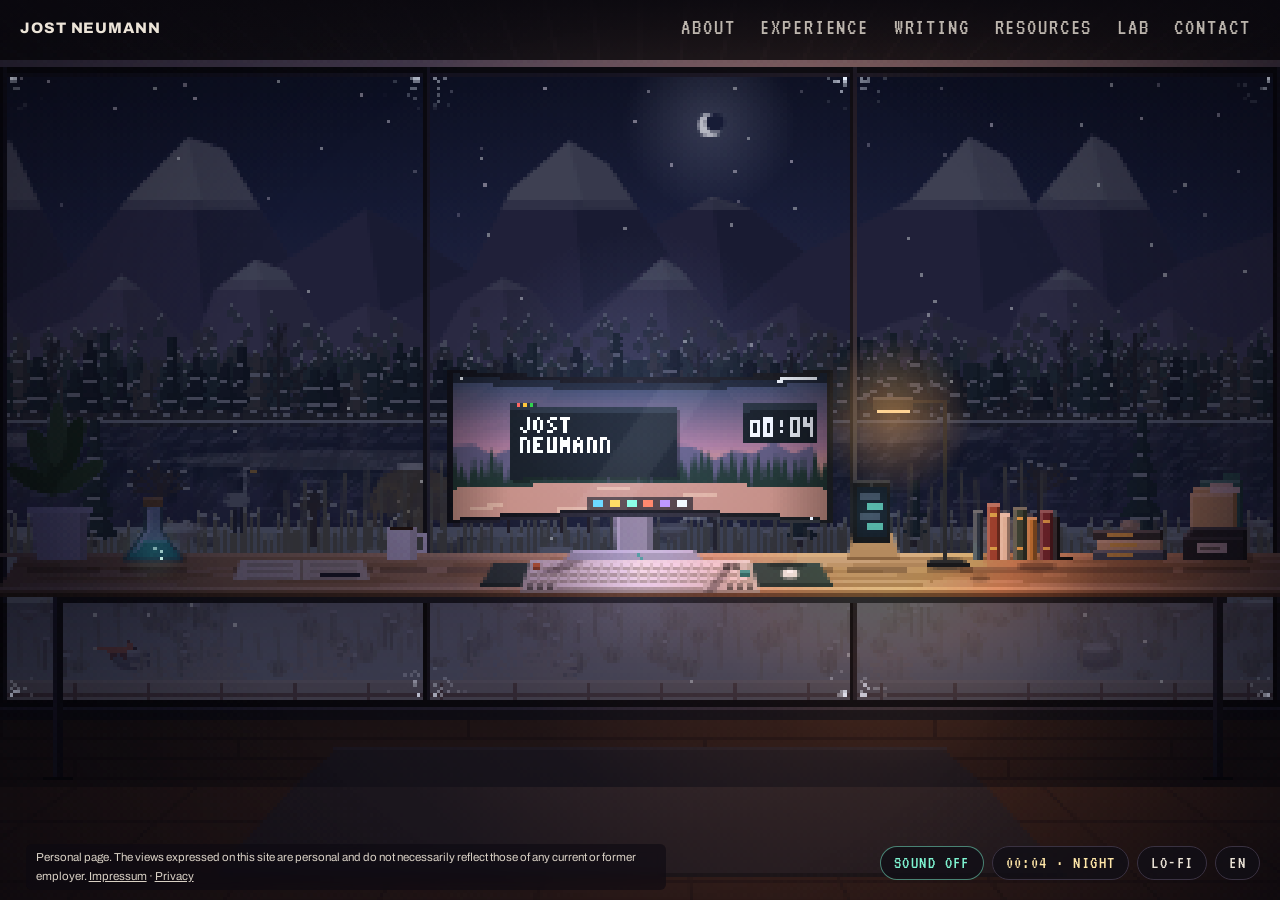
<file: index.html>
<!doctype html>
<html lang="en-GB">
<head>
  <meta charset="utf-8">
  <meta name="viewport" content="width=device-width, initial-scale=1">
  <title>Jost Neumann – Tourism, investment, development and open data</title>
  <meta name="description" content="Jost Neumann – programme leader working on sustainable tourism, impact investment, development cooperation and open data. Profile, writing and contact.">
  <meta name="keywords" content="tourism, sustainable tourism, rural development, investment, impact investment, development, development cooperation, open data, philanthropy">
  <script type="application/ld+json">
  { "@context": "https://schema.org", "@type": "Person", "name": "Jost Neumann", "jobTitle": "Programme leader",
    "knowsAbout": ["Sustainable tourism", "Rural development", "Impact investment", "Development cooperation", "Open data"],
    "sameAs": ["https://www.linkedin.com/in/jost-neumann05802853"] }
  </script>
  <!-- DRAFT: remove the next line when the page is ready to be found by search engines -->
  <meta name="robots" content="noindex, nofollow">
  <meta name="theme-color" content="#120f16">
  <link rel="canonical" href="https://jostneumann.com/">
  <link rel="alternate" hreflang="en" href="https://jostneumann.com/">
  <link rel="alternate" hreflang="de" href="https://jostneumann.com/de/">
  <link rel="alternate" hreflang="es" href="https://jostneumann.com/es/">
  <link rel="alternate" hreflang="ar" href="https://jostneumann.com/ar/">
  <link rel="alternate" hreflang="x-default" href="https://jostneumann.com/">
  <meta property="og:type" content="website">
  <meta property="og:title" content="Jost Neumann – Tourism, investment, development and open data">
  <meta property="og:description" content="Programme leader working on sustainable tourism, impact investment, development cooperation and open data. Profile, writing and contact.">
  <meta property="og:url" content="https://jostneumann.com/">
  <meta property="og:image" content="https://jostneumann.com/assets/og-image.png">
  <meta property="og:image:width" content="1200"><meta property="og:image:height" content="630">
  <meta property="og:image:alt" content="Pixel-art cabin office with a glass wall onto a forest river and mountains at dusk">
  <meta name="twitter:card" content="summary_large_image">
  <link rel="alternate" type="application/rss+xml" title="Jost Neumann – Writing" href="feed.xml">
  <script>
    // Scene mode needs JavaScript; without it the plain (LO-FI) page is shown.
    document.documentElement.classList.add('js');
    if (/[?&]og=1/.test(location.search)) document.documentElement.classList.add('og');   // clean frame for the social preview image
    try { if (localStorage.getItem('jn-mode') === 'lofi') document.documentElement.classList.add('lofi'); } catch (e) {}
  </script>
  <link rel="stylesheet" href="assets/fonts/fonts.css">
  <link rel="stylesheet" href="styles.css?v=2026-11-07d">
  <link rel="icon" href="data:image/svg+xml,%3Csvg xmlns='http://www.w3.org/2000/svg' viewBox='0 0 16 16' shape-rendering='crispEdges'%3E%3Crect width='16' height='16' fill='%23120f16'/%3E%3Crect x='3' y='4' width='10' height='7' fill='%23d3c8ae'/%3E%3Crect x='4' y='5' width='8' height='5' fill='%2310201c'/%3E%3Crect x='5' y='7' width='4' height='1' fill='%237ff5d2'/%3E%3Crect x='6' y='11' width='4' height='2' fill='%23bfb398'/%3E%3C/svg%3E">
</head>
<body>
  <a class="skip" href="#lofi" id="skip">Skip to the text version</a>

  <header class="top">
    <a class="brand" href="./" id="home">Jost Neumann</a>
    <nav class="sections" aria-label="Sections">
      <a href="#about" data-go="about">About</a>
      <a href="#experience" data-go="experience">Experience</a>
      <a href="#writing" data-go="writing">Writing</a>
      <a href="#resources" data-go="resources">Resources</a>
      <!-- LAB:START --><a href="#lab" data-go="lab">Lab</a><!-- LAB:END -->
      <a href="#contact" data-go="contact">Contact</a>
    </nav>
  </header>

  <!-- ===== Scene mode: pixel-art desk (room.js) ===== -->
  <div class="scene" id="scene">
    <canvas id="room" role="img" aria-label="Pixel-art illustration of a timber cabin office in the forest. A floor-to-ceiling glass wall looks out on a quiet forest river, meadows and a mountain panorama; the light follows the local time of day. A framed print hangs on the left wall. On a minimal desk, the curved screen, the books, the notebook, the file holder, the phone and a glass flask open the sections of this page."></canvas>
    <div class="tip" id="tip" aria-hidden="true"></div>
    <nav class="touch-menu" aria-label="Sections">
      <a href="#about" data-go="about"><b>01</b> About</a>
      <a href="#experience" data-go="experience"><b>02</b> Experience</a>
      <a href="#writing" data-go="writing"><b>03</b> Writing</a>
      <a href="#resources" data-go="resources"><b>04</b> Resources</a>
      <!-- LAB:START --><a href="#lab" data-go="lab"><b>05</b> Lab</a><!-- LAB:END -->
      <a href="#contact" data-go="contact"><b>06</b> Contact</a>
    </nav>
    <p class="disclaimer scene-disclaimer">Personal page. The views expressed on this site are personal and do not necessarily reflect those of any current or former employer. <a href="impressum.html">Impressum</a> · <a href="privacy.html">Privacy</a></p>
  </div>

  <aside class="panel" id="panel" aria-labelledby="panel-title" aria-hidden="true" tabindex="-1">
    <div class="panel-head">
      <p class="panel-kicker" id="panel-title"></p>
      <div class="panel-nav">
        <button class="chip arrow" id="prev" type="button" aria-label="Previous section">‹</button>
        <button class="chip arrow" id="next" type="button" aria-label="Next section">›</button>
        <button class="chip" id="close" type="button">Back<span class="long"> · Esc</span></button>
      </div>
    </div>
    <div class="panel-body" id="panel-body"></div>
  </aside>

  <div class="dock">
    <button class="chip" id="sound" type="button" aria-pressed="true" title="Rain and nature sounds: soft rain, the river, birds by day and crickets at night">Sound off</button>
    <span class="chip time" id="local-time" title="Your local time: the light in the room follows it" aria-live="off"></span>
    <button class="chip" id="mode" type="button" aria-pressed="false">LO-FI</button>
    <details class="langs">
      <summary class="chip" aria-label="Language">EN</summary>
      <ul>
        <li><a href="./" lang="en" hreflang="en" aria-current="true">English</a></li>
        <li><a href="de/" lang="de" hreflang="de">Deutsch</a></li>
        <li><a href="es/" lang="es" hreflang="es">Español</a></li>
        <li><a href="ar/" lang="ar" hreflang="ar" dir="rtl">العربية</a></li>
      </ul>
    </details>
  </div>

  <!-- ===== LO-FI mode: the plain page. It is also the single source of the panel content. ===== -->
  <main id="lofi">

    <section class="hero wrap">
      <p class="eyebrow">Tourism · Investment · Development · Open data</p>
      <h1>Jost Neumann</h1>
      <p class="lead">Programme leader with more than ten years of experience across international organizations, corporate foundations and non-profit organizations, working where tourism, investment and development meet, with a commitment to open data and evidence-based decisions.</p>
    </section>

    <section id="about" class="wrap section">
      <h2>About</h2>
      <div class="prose">
        <p>From 2018 to 2025, Jost Neumann held programme leadership roles at the TUI Care Foundation, as Head of Economic Development and then as Director Programmes. Over this period, Jost Neumann oversaw the investment of approximately EUR 40 million of philanthropic capital in destination projects on entrepreneurship, education and nature conservation and the mobilization of more than EUR 12 million from institutional donors. Several projects received awards, including the Responsible Tourism Award and the German Sustainability Award.</p>
        <p>Jost Neumann is based in Riyadh, Saudi Arabia, and coordinates the Tourism for Rural Development Programme of UN Tourism.</p>
        <p>Earlier positions include economic recovery and communications roles at the International Rescue Committee, responsible investment in Eastern and Southern Africa, and strategy work at the Vodafone Institute. The work combines expertise in philanthropy, impact investing and innovative finance with field experience in South-East Asia, Africa and the Middle East.</p>
      </div>
    </section>

    <section id="expertise" class="wrap section">
      <h2>Areas of expertise</h2>
      <ul class="cards">
        <li><p class="kw">Tourism</p><h3>Sustainable tourism and rural development</h3><p>Programme design, technical assistance and partnership development for tourism as a driver of inclusive rural development.</p></li>
        <li><p class="kw">Investment</p><h3>Impact investment and philanthropy</h3><p>Philanthropic capital, grant portfolios, impact-linked finance and financing for social impact, including the Oxford Impact Investing Programme (Saïd Business School).</p></li>
        <li><p class="kw">Development</p><h3>Development cooperation</h3><p>Programme strategy, monitoring and evaluation and resource mobilization with governments, foundations, companies and non-profit organizations in South-East Asia, Africa and the Middle East.</p></li>
        <li><p class="kw">Open data</p><h3>Open data and digital tools</h3><p>Open data, dashboards and interactive maps that make programme evidence transparent and support evidence-based decisions.</p></li>
      </ul>
    </section>

    <section id="experience" class="wrap section">
      <h2>Professional experience</h2>
      <ol class="timeline">
        <li>
          <p class="when">March 2025 – present</p>
          <div>
            <h3>Programme Coordinator, Tourism for Rural Development Programme</h3>
            <p class="org">UN Tourism · Berlin, Germany, and Riyadh, Saudi Arabia (from June 2025)</p>
            <ul>
              <li>Coordinates the Tourism for Rural Development Small Grants Programme.</li>
              <li>Leads a multidisciplinary team of specialists providing advocacy, advisory services and technical and financial assistance to Member States across all world regions.</li>
              <li>Coordinates the Best Tourism Villages by UN Tourism (BTV) Network, including technical assistance and partnership development.</li>
              <li>Developed the BTV Digital Explorer for the programme: a working tool based on open data, not public.</li>
            </ul>
          </div>
        </li>
        <li>
          <p class="when">February 2022 – February 2025</p>
          <div>
            <h3>Director Programmes</h3>
            <p class="org">TUI Care Foundation · Berlin, Germany</p>
            <ul>
              <li>Oversaw the investment of approximately EUR 40 million of philanthropic capital in destination projects on entrepreneurship, education and nature conservation from 2018 to 2025, across both foundation roles.</li>
              <li>Oversaw the mobilization of more than EUR 12 million from institutional donors from 2018 to 2025.</li>
              <li>Oversaw a global grant portfolio spanning all world regions, with projects on nature conservation, entrepreneurship, education, cultural heritage and impact finance for businesses.</li>
              <li>Developed the programme strategy and the monitoring and evaluation framework of the foundation.</li>
              <li>Projects received the Responsible Tourism Award, the German Sustainability Award and the Responsible Travel Award, among others.</li>
            </ul>
          </div>
        </li>
        <li>
          <p class="when">June 2018 – February 2022</p>
          <div>
            <h3>Head of Economic Development</h3>
            <p class="org">TUI Care Foundation · Palma de Mallorca, Spain, and Berlin, Germany (from 2020)</p>
            <ul>
              <li>Developed a portfolio of grant-funded projects on sustainable agriculture, adventure tourism, entrepreneurship and tourism development in low- and middle-income countries across world regions.</li>
            </ul>
          </div>
        </li>
        <li>
          <p class="when">May 2017 – July 2018</p>
          <div>
            <h3>Communications Officer; Rural Livelihoods Officer</h3>
            <p class="org">International Rescue Committee · Berlin, Germany</p>
            <ul>
              <li>Established the communication assets of the office, including the website and social media channels, and ran two advocacy campaigns.</li>
              <li>Worked within the global Economic Recovery and Development Unit.</li>
            </ul>
          </div>
        </li>
        <li>
          <p class="when">May 2015 – April 2017</p>
          <div>
            <h3>Responsible Investment Manager</h3>
            <p class="org">Amatheon Agri Holding N.V. · Berlin, Germany</p>
            <ul>
              <li>Established the sustainability strategy for agricultural operations in Eastern and Southern Africa and coordinated two sustainability officers in the field.</li>
              <li>Represented the company on sustainability, responsible investment and impact investment matters.</li>
            </ul>
          </div>
        </li>
        <li>
          <p class="when">October 2013 – December 2014</p>
          <div>
            <h3>Earlier roles</h3>
            <p class="org">Amatheon Foundation · Vodafone Institute · Berlin, Germany</p>
            <ul>
              <li>Research Fellow, Amatheon Foundation: community surveys and three months of field research in Eastern and Southern Africa on mobile technology and agriculture.</li>
              <li>Strategy and Programmes, Vodafone Institute.</li>
            </ul>
          </div>
        </li>
      </ol>
    </section>

    <section id="education" class="wrap section two-col">
      <div>
        <h2>Education</h2>
        <ul class="plain">
          <li><h3>Master of Arts, Futures Studies (Zukunftsforschung)</h3><p class="org">Freie Universität Berlin · 2015</p></li>
          <li><h3>Bachelor of Arts, Culture and Technology (Kultur und Technik)</h3><p class="org">Technische Universität Berlin · 2012</p></li>
        </ul>
        <h2 class="sub">Certifications</h2>
        <ul class="plain">
          <li><h3>Impact-Linked Finance</h3><p class="org">Roots of Impact · 2022</p></li>
          <li><h3>Financing for Social Impact</h3><p class="org">European Venture Philanthropy Association · 2021</p></li>
          <li><h3>Oxford Impact Investing Programme</h3><p class="org">Saïd Business School, University of Oxford · 2021</p></li>
          <li><h3>Cash Transfer Programming</h3><p class="org">Humanitarian Leadership Academy · 2018</p></li>
        </ul>
      </div>
      <div>
        <h2>Advisory roles</h2>
        <ul class="plain">
          <li><h3>Chair of the Advisory Board</h3><p class="org">FINDING XY · 2021–2024</p></li>
          <li><h3>Member of the Advisory Board</h3><p class="org">Purple Elephant Ventures · 2021–2024</p></li>
          <li><h3>Member of the Advisory Board</h3><p class="org">The SHIELD · 2023–2024</p></li>
          <li><h3>Member of the Advisory Board (TUI Care Foundation representative)</h3><p class="org">Best Tourism Villages by UN Tourism · 2023–2024</p></li>
          <li><h3>Mentor</h3><p class="org">Enpact e.V. · 2019–2021</p></li>
        </ul>
      </div>
    </section>

    <section id="writing" class="wrap section">
      <h2>Writing</h2>
      <ul class="posts">
        <li>
          <a href="posts/grants-to-de-risk-investment.html">
            <p class="kw">Investment · Development</p>
            <h3>Grants as a tool to de-risk investment</h3>
            <p>A grant designed with investment in mind can take on the early risks that keep private capital away from small enterprises, and prepare them for finance that has to be repaid.</p>
            <span class="more">Read · June 2026 · approximately 4 minutes</span>
          </a>
        </li>
      </ul>
    </section>

    <section id="resources" class="wrap section">
      <h2>Resources</h2>
      <p class="muted">Publications, talks and media contributions, newest first. Items issued or given in an official capacity are linked for reference.</p>
      <h2 class="sub">Publications</h2>
      <ul class="plain">
        <li><p class="kw">Report</p><h3><a href="https://doi.org/10.18111/9789284427819" target="_blank" rel="noopener">Sustainable Tourism R&amp;D: Systemic Transformation and Scalable Intelligence</a></h3><p class="org">UN Tourism and UNDP · September 2026 · Co-author, with Kai Partale, Mirko Ebelshaeuser and Ibrahim Ahmed Abdou</p></li>
        <li><p class="kw">Report</p><h3><a href="https://doi.org/10.18111/9789284427833" target="_blank" rel="noopener">Leveraging Tourism for Inclusive and Resilient Rural Communities – A Collection of Good Practices on Social Sustainability from the Best Tourism Villages Network by UN Tourism, Volume I: Social Sustainability</a></h3><p class="org">UN Tourism · August 2026 · Coordinator</p></li>
        <li><p class="kw">Report</p><h3><a href="https://doi.org/10.18111/9789284427475" target="_blank" rel="noopener">Monitoring Report of the 2021 Best Tourism Villages by UN Tourism – Progress, Successes and Challenges</a></h3><p class="org">UN Tourism · March 2026 · Coordinator</p></li>
      </ul>
      <h2 class="sub">Talks and panels</h2>
      <ul class="plain">
        <li><p class="kw">Panel · Video</p><h3><a href="https://www.youtube.com/watch?v=aNb7rbNzItk" target="_blank" rel="noopener">Sustainable Rural Tourism: A Foundation for Biodiversity Preservation and Gender Equality</a></h3><p class="org">ITB Berlin Convention · March 2024 · Panellist, as Director Programmes, TUI Care Foundation, with speakers from GIZ, UN Tourism and academia</p></li>
      </ul>
      <h2 class="sub">Media and coverage</h2>
      <ul class="plain">
        <li><p class="kw">Video interview</p><h3><a href="https://news.cgtn.com/news/2026-08-07/China-leads-UN-Tourism-s-Best-Tourism-Villages-list-1PpO6z1Qa5i/p.html" target="_blank" rel="noopener">China leads UN Tourism's Best Tourism Villages list</a></h3><p class="org">CGTN · 7 August 2026</p></li>
        <li><p class="kw">Interview</p><h3><a href="https://fastcompanyme.com/impact/how-the-middle-east-is-using-tourism-to-create-jobs-in-rural-villages/" target="_blank" rel="noopener">How the Middle East is using tourism to create jobs in rural villages</a></h3><p class="org">Fast Company Middle East · 31 March 2026</p></li>
        <li><p class="kw">Interview</p><h3><a href="https://www.vientianetimes.org.la/sub-new/Previous_49_y23/freeContent/FreeConten2023_Aid49.php" target="_blank" rel="noopener">Aid for LDCs to spur Lao tourism development</a></h3><p class="org">Vientiane Times · March 2023 · At the Fifth United Nations Conference on the Least Developed Countries (LDC5), Doha</p></li>
      </ul>
    </section>

    <!-- LAB:START (published; tools/build.py --no-lab leaves this out) -->
    <section id="lab" class="wrap section">
      <h2>Lab</h2>
      <p class="muted">Small tools and experiments. They are personal projects: the ideas, design decisions, testing and final checks are Jost Neumann's own.</p>
      <ul class="lab">
        <li>
          <img src="assets/lab/samer.jpg" alt="The Samer start page: the headline Meet Samer, your speaking companion, beside a live teleprompter demo with a sample speech" loading="lazy" width="800" height="506">
          <div class="body">
            <p class="kw">Tool · Web app</p>
            <h3>Samer, a speaking companion</h3>
            <p>Turns a Word or PDF speech into a teleprompter in the browser. Sections and key messages are found automatically and stay editable, cues for the speaker are not read aloud, the pace follows the time slot, and a speech can be sent to a phone by link or QR code. It detects Arabic and works offline. The name means a companion in evening conversation in Arabic.</p>
            <span class="more">Private preview · <a href="https://github.com/jn12555/samer" target="_blank" rel="noopener">Code on GitHub</a></span>
          </div>
        </li>
        <li>
          <img src="assets/og-image.png" alt="This website's pixel-art room: a desk with a curved screen in front of a glass wall that looks out on a river and mountains" loading="lazy" width="1200" height="630">
          <div class="body">
            <p class="kw">Website · Pixel art</p>
            <h3>This room</h3>
            <p>The scene is drawn in code, pixel by pixel. Light and seasons follow the visitor's local time and date, wildlife and weather appear now and then, a framed print draws one-line homages to famous works, and a generated soundscape of rain and nature plays on request. No fonts or scripts are loaded from third parties, and visits are counted without cookies.</p>
            <span class="more">October 2026</span>
          </div>
        </li>
      </ul>
    </section>
    <!-- LAB:END -->

    <section id="contact" class="wrap section">
      <h2>Contact</h2>
      <p class="muted">Exchange on programme design, financing and evidence is welcome by email or through LinkedIn.</p>
      <div class="actions">
        <!-- The address is assembled by script so that it is not readable by simple scrapers. -->
        <a class="btn primary" id="email-link" href="#contact" data-user="jost.neumann87" data-domain="googlemail.com">Send an email</a>
        <a class="btn" href="https://www.linkedin.com/in/jost-neumann05802853" target="_blank" rel="noopener">Connect on LinkedIn</a>
      </div>
      <noscript><p class="muted">Email: jost.neumann87 [at] googlemail [dot] com</p></noscript>
      <p class="disclaimer">The views expressed on this site are personal and do not necessarily reflect those of any current or former employer.</p>
    </section>

    <footer class="site-footer wrap">
      <p>© <span id="year">2026</span> Jost Neumann. The views expressed on this site are personal and do not necessarily reflect those of any current or former employer. <a href="impressum.html">Impressum</a> · <a href="privacy.html">Privacy</a></p>
    </footer>
  </main>

  <script src="topo.js?v=2026-10-23"></script>
  <script src="lineart.js?v=2026-10-25b"></script>
  <script src="dots.js?v=2026-10-23"></script>
  <script src="xp-dots.js?v=2026-11-07b"></script>
  <script src="room.js?v=2026-11-07"></script>
  <script src="/analytics.js?v=2026-10-30" defer></script>
</body>
</html>
</file>
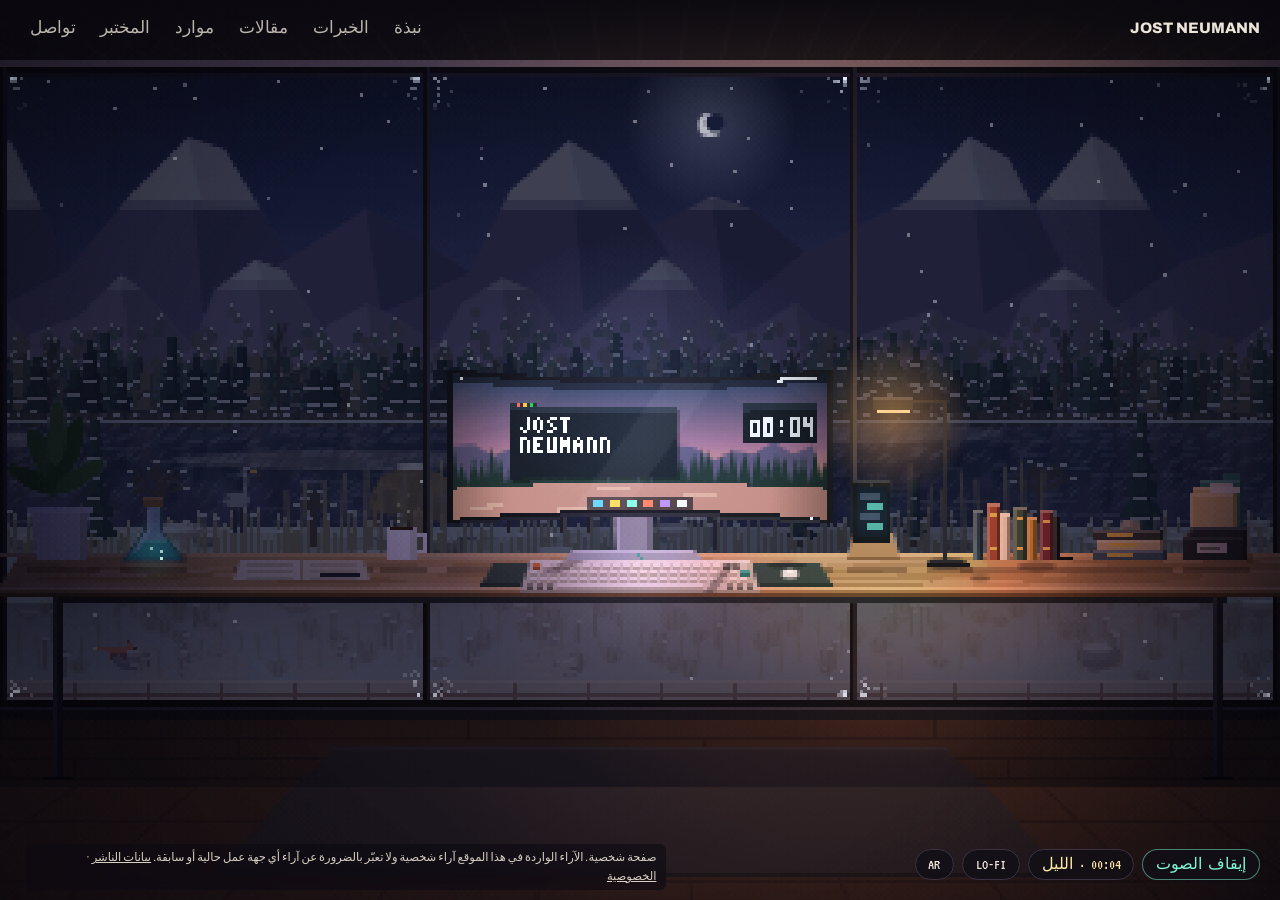
<file: ar/index.html>
<!doctype html>
<html lang="ar" dir="rtl">
<head>
  <meta charset="utf-8">
  <meta name="viewport" content="width=device-width, initial-scale=1">
  <title>يوست نويمان – السياحة والاستثمار والتنمية والبيانات المفتوحة</title>
  <meta name="description" content="يوست نويمان – متخصص في قيادة البرامج يعمل في مجالات السياحة المستدامة والاستثمار المؤثر والتعاون الإنمائي والبيانات المفتوحة. السيرة المهنية والمقالات وبيانات الاتصال.">
  <meta name="keywords" content="tourism, sustainable tourism, rural development, investment, impact investment, development, development cooperation, open data, philanthropy">
  <script type="application/ld+json">
  { "@context": "https://schema.org", "@type": "Person", "name": "Jost Neumann", "jobTitle": "Programme leader",
    "knowsAbout": ["Sustainable tourism", "Rural development", "Impact investment", "Development cooperation", "Open data"],
    "sameAs": ["https://www.linkedin.com/in/jost-neumann05802853"] }
  </script>
  <!-- DRAFT: remove the next line when the page is ready to be found by search engines -->
  <meta name="robots" content="noindex, nofollow">
  <meta name="theme-color" content="#120f16">
  <link rel="canonical" href="https://jostneumann.com/ar/">
  <link rel="alternate" hreflang="en" href="https://jostneumann.com/">
  <link rel="alternate" hreflang="de" href="https://jostneumann.com/de/">
  <link rel="alternate" hreflang="es" href="https://jostneumann.com/es/">
  <link rel="alternate" hreflang="ar" href="https://jostneumann.com/ar/">
  <link rel="alternate" hreflang="x-default" href="https://jostneumann.com/">
  <meta property="og:type" content="website">
  <meta property="og:title" content="يوست نويمان – السياحة والاستثمار والتنمية والبيانات المفتوحة">
  <meta property="og:description" content="متخصص في قيادة البرامج يعمل في مجالات السياحة المستدامة والاستثمار المؤثر والتعاون الإنمائي والبيانات المفتوحة. السيرة المهنية والمقالات وبيانات الاتصال.">
  <meta property="og:url" content="https://jostneumann.com/ar/">
  <meta property="og:image" content="https://jostneumann.com/assets/og-image.png">
  <meta property="og:image:width" content="1200"><meta property="og:image:height" content="630">
  <meta property="og:image:alt" content="رسم بأسلوب فن البكسل لمكتب في كوخ خشبي بجدار زجاجي يطل على نهر في غابة وعلى جبال عند الغسق">
  <meta name="twitter:card" content="summary_large_image">
  <link rel="alternate" type="application/rss+xml" title="يوست نويمان – مقالات" href="../feed.xml">
  <script>
    // Scene mode needs JavaScript; without it the plain (LO-FI) page is shown.
    document.documentElement.classList.add('js');
    if (/[?&]og=1/.test(location.search)) document.documentElement.classList.add('og');   // clean frame for the social preview image
    try { if (localStorage.getItem('jn-mode') === 'lofi') document.documentElement.classList.add('lofi'); } catch (e) {}
  </script>
  <link rel="stylesheet" href="../assets/fonts/fonts.css">
  <link rel="stylesheet" href="../styles.css?v=2026-11-07d">
  <link rel="icon" href="data:image/svg+xml,%3Csvg xmlns='http://www.w3.org/2000/svg' viewBox='0 0 16 16' shape-rendering='crispEdges'%3E%3Crect width='16' height='16' fill='%23120f16'/%3E%3Crect x='3' y='4' width='10' height='7' fill='%23d3c8ae'/%3E%3Crect x='4' y='5' width='8' height='5' fill='%2310201c'/%3E%3Crect x='5' y='7' width='4' height='1' fill='%237ff5d2'/%3E%3Crect x='6' y='11' width='4' height='2' fill='%23bfb398'/%3E%3C/svg%3E">
</head>
<body>
  <a class="skip" href="#lofi" id="skip">الانتقال إلى النسخة النصية</a>

  <header class="top">
    <a class="brand" href=".././" id="home">Jost Neumann</a>
    <nav class="sections" aria-label="الأقسام">
      <a href="#about" data-go="about">نبذة</a>
      <a href="#experience" data-go="experience">الخبرات</a>
      <a href="#writing" data-go="writing">مقالات</a>
      <a href="#resources" data-go="resources">موارد</a>
      <!-- LAB:START --><a href="#lab" data-go="lab">المختبر</a><!-- LAB:END -->
      <a href="#contact" data-go="contact">تواصل</a>
    </nav>
  </header>

  <!-- ===== Scene mode: pixel-art desk (room.js) ===== -->
  <div class="scene" id="scene">
    <canvas id="room" role="img" aria-label="رسم توضيحي بأسلوب فن البكسل لمكتب في كوخ خشبي داخل الغابة. يطل جدار زجاجي يمتد من الأرض إلى السقف على نهر هادئ في الغابة وعلى مروج وبانوراما جبلية، ويتبع الضوء الوقت المحلي من اليوم. وتُعلَّق لوحة مؤطرة على الجدار الأيسر. وعلى مكتب بسيط التصميم، تفتح الشاشة المنحنية والكتب والدفتر وحامل الملفات والهاتف والدورق الزجاجي أقسام هذه الصفحة."></canvas>
    <div class="tip" id="tip" aria-hidden="true"></div>
    <nav class="touch-menu" aria-label="الأقسام">
      <a href="#about" data-go="about"><b>01</b> نبذة</a>
      <a href="#experience" data-go="experience"><b>02</b> الخبرات</a>
      <a href="#writing" data-go="writing"><b>03</b> مقالات</a>
      <a href="#resources" data-go="resources"><b>04</b> موارد</a>
      <!-- LAB:START --><a href="#lab" data-go="lab"><b>05</b> المختبر</a><!-- LAB:END -->
      <a href="#contact" data-go="contact"><b>06</b> تواصل</a>
    </nav>
    <p class="disclaimer scene-disclaimer">صفحة شخصية. الآراء الواردة في هذا الموقع آراء شخصية ولا تعبّر بالضرورة عن آراء أي جهة عمل حالية أو سابقة. <a href="../impressum.html">بيانات الناشر</a> · <a href="../privacy.html">الخصوصية</a></p>
  </div>

  <aside class="panel" id="panel" aria-labelledby="panel-title" aria-hidden="true" tabindex="-1">
    <div class="panel-head">
      <p class="panel-kicker" id="panel-title"></p>
      <div class="panel-nav">
        <button class="chip arrow" id="prev" type="button" aria-label="القسم السابق">‹</button>
        <button class="chip arrow" id="next" type="button" aria-label="القسم التالي">›</button>
        <button class="chip" id="close" type="button">رجوع<span class="long"> · Esc</span></button>
      </div>
    </div>
    <div class="panel-body" id="panel-body"></div>
  </aside>

  <div class="dock">
    <button class="chip" id="sound" type="button" aria-pressed="true" title="أصوات المطر والطبيعة: مطر خفيف، والنهر، والطيور في النهار، وصراصير الليل في الليل">إيقاف الصوت</button>
    <span class="chip time" id="local-time" title="الوقت المحلي: يتبعه الضوء في الغرفة" aria-live="off"></span>
    <button class="chip" id="mode" type="button" aria-pressed="false">LO-FI</button>
    <details class="langs">
      <summary class="chip" aria-label="اللغة">AR</summary>
      <ul>
        <li><a href=".././" lang="en" hreflang="en">English</a></li>
        <li><a href="../de/" lang="de" hreflang="de">Deutsch</a></li>
        <li><a href="../es/" lang="es" hreflang="es">Español</a></li>
        <li><a href="../ar/" lang="ar" hreflang="ar" aria-current="true" dir="rtl">العربية</a></li>
      </ul>
    </details>
  </div>

  <!-- ===== LO-FI mode: the plain page. It is also the single source of the panel content. ===== -->
  <main id="lofi">

    <section class="hero wrap">
      <p class="eyebrow">السياحة · الاستثمار · التنمية · البيانات المفتوحة</p>
      <h1>Jost Neumann</h1>
      <p class="lead">متخصص في قيادة البرامج يتمتع بخبرة تزيد على عشر سنوات في المنظمات الدولية والمؤسسات التابعة للشركات والمنظمات غير الربحية، ويعمل حيث تلتقي السياحة والاستثمار والتنمية، مع التزام بالبيانات المفتوحة وباتخاذ القرارات المستندة إلى الأدلة.</p>
    </section>

    <section id="about" class="wrap section">
      <h2>نبذة</h2>
      <div class="prose">
        <p>في الفترة من 2018 إلى 2025، شغل يوست نويمان مناصب قيادية في مجال البرامج لدى TUI Care Foundation، أولًا بصفته رئيسًا لقسم التنمية الاقتصادية ثم مديرًا للبرامج. وخلال هذه الفترة، أشرف يوست نويمان على استثمار نحو 40 مليون يورو من رأس المال الخيري في مشاريع بالوجهات السياحية تتعلق بريادة الأعمال والتعليم وحفظ الطبيعة، وعلى حشد أكثر من 12 مليون يورو من الجهات المانحة المؤسسية. وحصلت عدة مشاريع على جوائز، منها جائزة السياحة المسؤولة (Responsible Tourism Award) وجائزة الاستدامة الألمانية (German Sustainability Award).</p>
        <p>يتخذ يوست نويمان من الرياض بالمملكة العربية السعودية مقرًا له، ويتولى تنسيق برنامج السياحة من أجل التنمية الريفية التابع لمنظمة الأمم المتحدة للسياحة.</p>
        <p>وتشمل المناصب السابقة أدوارًا في مجالي التعافي الاقتصادي والاتصالات لدى International Rescue Committee، وفي الاستثمار المسؤول في شرق أفريقيا والجنوب الأفريقي، وأعمالًا في مجال الاستراتيجية لدى Vodafone Institute. ويجمع هذا العمل بين الخبرة في مجالات العمل الخيري والاستثمار المؤثر والتمويل المبتكر والخبرة الميدانية في جنوب شرق آسيا وأفريقيا والشرق الأوسط.</p>
      </div>
    </section>

    <section id="expertise" class="wrap section">
      <h2>مجالات الخبرة</h2>
      <ul class="cards">
        <li><p class="kw">السياحة</p><h3>السياحة المستدامة والتنمية الريفية</h3><p>تصميم البرامج وتقديم المساعدة التقنية وتطوير الشراكات من أجل السياحة بوصفها محركًا للتنمية الريفية الشاملة للجميع.</p></li>
        <li><p class="kw">الاستثمار</p><h3>الاستثمار المؤثر والعمل الخيري</h3><p>رأس المال الخيري، وحافظات المنح، والتمويل المرتبط بالأثر، وتمويل الأثر الاجتماعي، بما في ذلك Oxford Impact Investing Programme (Saïd Business School).</p></li>
        <li><p class="kw">التنمية</p><h3>التعاون الإنمائي</h3><p>استراتيجية البرامج، والرصد والتقييم، وحشد الموارد، بالتعاون مع الحكومات والمؤسسات والشركات والمنظمات غير الربحية في جنوب شرق آسيا وأفريقيا والشرق الأوسط.</p></li>
        <li><p class="kw">البيانات المفتوحة</p><h3>البيانات المفتوحة والأدوات الرقمية</h3><p>بيانات مفتوحة ولوحات متابعة وخرائط تفاعلية تُضفي الشفافية على أدلة البرامج وتدعم اتخاذ القرارات المستندة إلى الأدلة.</p></li>
      </ul>
    </section>

    <section id="experience" class="wrap section">
      <h2>الخبرة المهنية</h2>
      <ol class="timeline">
        <li>
          <p class="when">مارس 2025 – حتى الآن</p>
          <div>
            <h3>منسق برنامج السياحة من أجل التنمية الريفية</h3>
            <p class="org">منظمة الأمم المتحدة للسياحة · برلين، ألمانيا، والرياض، المملكة العربية السعودية (اعتبارًا من يونيو 2025)</p>
            <ul>
              <li>يتولى تنسيق برنامج المنح الصغيرة للسياحة من أجل التنمية الريفية.</li>
              <li>يقود فريقًا متعدد التخصصات من الخبراء يقدّم أنشطة الدعوة والخدمات الاستشارية والمساعدة التقنية والمالية إلى الدول الأعضاء في جميع مناطق العالم.</li>
              <li>يتولى تنسيق شبكة Best Tourism Villages by UN Tourism (BTV)، بما في ذلك تقديم المساعدة التقنية وتطوير الشراكات.</li>
              <li>طوّر لصالح البرنامج أداة BTV Digital Explorer، وهي أداة عمل قائمة على البيانات المفتوحة (غير متاحة للعموم).</li>
            </ul>
          </div>
        </li>
        <li>
          <p class="when">فبراير 2022 – فبراير 2025</p>
          <div>
            <h3>مدير البرامج</h3>
            <p class="org">TUI Care Foundation · برلين، ألمانيا</p>
            <ul>
              <li>أشرف في الفترة من 2018 إلى 2025، في كلا منصبيه في المؤسسة، على استثمار نحو 40 مليون يورو من رأس المال الخيري في مشاريع بالوجهات السياحية تتعلق بريادة الأعمال والتعليم وحفظ الطبيعة.</li>
              <li>أشرف في الفترة من 2018 إلى 2025 على حشد أكثر من 12 مليون يورو من الجهات المانحة المؤسسية.</li>
              <li>أشرف على حافظة منح عالمية تشمل جميع مناطق العالم، تضم مشاريع في مجالات حفظ الطبيعة وريادة الأعمال والتعليم والتراث الثقافي وتمويل الأثر لفائدة المنشآت التجارية.</li>
              <li>وضع استراتيجية البرامج وإطار الرصد والتقييم الخاصين بالمؤسسة.</li>
              <li>حصلت المشاريع على جوائز منها جائزة السياحة المسؤولة (Responsible Tourism Award) وجائزة الاستدامة الألمانية (German Sustainability Award) وجائزة السفر المسؤول (Responsible Travel Award).</li>
            </ul>
          </div>
        </li>
        <li>
          <p class="when">يونيو 2018 – فبراير 2022</p>
          <div>
            <h3>رئيس قسم التنمية الاقتصادية</h3>
            <p class="org">TUI Care Foundation · بالما دي مايوركا، إسبانيا، وبرلين، ألمانيا (اعتبارًا من 2020)</p>
            <ul>
              <li>أعدّ حافظة من المشاريع الممولة بمنح في مجالات الزراعة المستدامة وسياحة المغامرات وريادة الأعمال وتنمية السياحة في البلدان المنخفضة الدخل والبلدان المتوسطة الدخل في مختلف مناطق العالم.</li>
            </ul>
          </div>
        </li>
        <li>
          <p class="when">مايو 2017 – يوليو 2018</p>
          <div>
            <h3>موظف اتصالات؛ موظف سبل العيش الريفية</h3>
            <p class="org">International Rescue Committee · برلين، ألمانيا</p>
            <ul>
              <li>أنشأ أدوات الاتصال الخاصة بالمكتب، بما فيها الموقع الشبكي وقنوات التواصل الاجتماعي، وأدار حملتين للدعوة.</li>
              <li>عمل ضمن الوحدة العالمية للتعافي الاقتصادي والتنمية.</li>
            </ul>
          </div>
        </li>
        <li>
          <p class="when">مايو 2015 – أبريل 2017</p>
          <div>
            <h3>مدير الاستثمار المسؤول</h3>
            <p class="org">Amatheon Agri Holding N.V. · برلين، ألمانيا</p>
            <ul>
              <li>وضع استراتيجية الاستدامة للعمليات الزراعية في شرق أفريقيا والجنوب الأفريقي، ونسّق عمل موظفَين اثنين معنيين بالاستدامة في الميدان.</li>
              <li>مثّل الشركة في المسائل المتعلقة بالاستدامة والاستثمار المسؤول والاستثمار المؤثر.</li>
            </ul>
          </div>
        </li>
        <li>
          <p class="when">أكتوبر 2013 – ديسمبر 2014</p>
          <div>
            <h3>مناصب سابقة</h3>
            <p class="org">Amatheon Foundation · Vodafone Institute · برلين، ألمانيا</p>
            <ul>
              <li>زميل باحث، Amatheon Foundation: مسوح مجتمعية وثلاثة أشهر من البحث الميداني في شرق أفريقيا والجنوب الأفريقي بشأن تكنولوجيا الهاتف المحمول والزراعة.</li>
              <li>الاستراتيجية والبرامج، Vodafone Institute.</li>
            </ul>
          </div>
        </li>
      </ol>
    </section>

    <section id="education" class="wrap section two-col">
      <div>
        <h2>التعليم</h2>
        <ul class="plain">
          <li><h3>ماجستير الآداب، دراسات المستقبل (Zukunftsforschung)</h3><p class="org">Freie Universität Berlin · 2015</p></li>
          <li><h3>بكالوريوس الآداب، الثقافة والتكنولوجيا (Kultur und Technik)</h3><p class="org">Technische Universität Berlin · 2012</p></li>
        </ul>
        <h2 class="sub">الشهادات</h2>
        <ul class="plain">
          <li><h3>التمويل المرتبط بالأثر</h3><p class="org">Roots of Impact · 2022</p></li>
          <li><h3>تمويل الأثر الاجتماعي</h3><p class="org">European Venture Philanthropy Association · 2021</p></li>
          <li><h3>Oxford Impact Investing Programme</h3><p class="org">Saïd Business School، جامعة أكسفورد · 2021</p></li>
          <li><h3>برمجة التحويلات النقدية</h3><p class="org">Humanitarian Leadership Academy · 2018</p></li>
        </ul>
      </div>
      <div>
        <h2>الأدوار الاستشارية</h2>
        <ul class="plain">
          <li><h3>رئيس المجلس الاستشاري</h3><p class="org">FINDING XY · 2021–2024</p></li>
          <li><h3>عضو المجلس الاستشاري</h3><p class="org">Purple Elephant Ventures · 2021–2024</p></li>
          <li><h3>عضو المجلس الاستشاري</h3><p class="org">The SHIELD · 2023–2024</p></li>
          <li><h3>عضو المجلس الاستشاري (ممثلًا لـ TUI Care Foundation)</h3><p class="org">Best Tourism Villages by UN Tourism · 2023–2024</p></li>
          <li><h3>مرشد</h3><p class="org">Enpact e.V. · 2019–2021</p></li>
        </ul>
      </div>
    </section>

    <section id="writing" class="wrap section">
      <h2>مقالات</h2>
      <ul class="posts">
        <li>
          <a href="../posts/grants-to-de-risk-investment.html">
            <p class="kw">الاستثمار · التنمية</p>
            <h3>Grants as a tool to de-risk investment</h3>
            <p>يمكن للمنحة المصممة مع مراعاة الاستثمار أن تتحمّل المخاطر المبكرة التي تُبعد رأس المال الخاص عن المنشآت الصغيرة، وأن تهيّئها للحصول على تمويل واجب السداد.</p>
            <span class="more">اقرأ (بالإنجليزية) · يونيو 2026 · نحو 4 دقائق</span>
          </a>
        </li>
      </ul>
    </section>

    <section id="resources" class="wrap section">
      <h2>موارد</h2>
      <p class="muted">المنشورات والمحاضرات والمساهمات الإعلامية، مرتبة من الأحدث إلى الأقدم. وتُرفق بالمواد الصادرة أو المقدَّمة بصفة رسمية روابط للرجوع إليها.</p>
      <h2 class="sub">المنشورات</h2>
      <ul class="plain">
        <li><p class="kw">تقرير</p><h3><a href="https://doi.org/10.18111/9789284427819" target="_blank" rel="noopener">Sustainable Tourism R&amp;D: Systemic Transformation and Scalable Intelligence</a></h3><p class="org">منظمة الأمم المتحدة للسياحة وبرنامج الأمم المتحدة الإنمائي · سبتمبر 2026 · مؤلف مشارك، مع Kai Partale وMirko Ebelshaeuser وإبراهيم أحمد عبده</p></li>
        <li><p class="kw">تقرير</p><h3><a href="https://doi.org/10.18111/9789284427833" target="_blank" rel="noopener">Leveraging Tourism for Inclusive and Resilient Rural Communities – A Collection of Good Practices on Social Sustainability from the Best Tourism Villages Network by UN Tourism, Volume I: Social Sustainability</a></h3><p class="org">منظمة الأمم المتحدة للسياحة · أغسطس 2026 · منسق</p></li>
        <li><p class="kw">تقرير</p><h3><a href="https://doi.org/10.18111/9789284427475" target="_blank" rel="noopener">Monitoring Report of the 2021 Best Tourism Villages by UN Tourism – Progress, Successes and Challenges</a></h3><p class="org">منظمة الأمم المتحدة للسياحة · مارس 2026 · منسق</p></li>
      </ul>
      <h2 class="sub">المحاضرات وحلقات النقاش</h2>
      <ul class="plain">
        <li><p class="kw">حلقة نقاش · فيديو</p><h3><a href="https://www.youtube.com/watch?v=aNb7rbNzItk" target="_blank" rel="noopener">Sustainable Rural Tourism: A Foundation for Biodiversity Preservation and Gender Equality</a></h3><p class="org">ITB Berlin Convention · مارس 2024 · مشارك في حلقة النقاش بصفته مدير البرامج في TUI Care Foundation، إلى جانب متحدثين من GIZ ومنظمة الأمم المتحدة للسياحة والأوساط الأكاديمية</p></li>
      </ul>
      <h2 class="sub">الإعلام والتغطية</h2>
      <ul class="plain">
        <li><p class="kw">مقابلة مصورة</p><h3><a href="https://news.cgtn.com/news/2026-08-07/China-leads-UN-Tourism-s-Best-Tourism-Villages-list-1PpO6z1Qa5i/p.html" target="_blank" rel="noopener">China leads UN Tourism's Best Tourism Villages list</a></h3><p class="org">CGTN · 7 أغسطس 2026</p></li>
        <li><p class="kw">مقابلة</p><h3><a href="https://fastcompanyme.com/impact/how-the-middle-east-is-using-tourism-to-create-jobs-in-rural-villages/" target="_blank" rel="noopener">How the Middle East is using tourism to create jobs in rural villages</a></h3><p class="org">Fast Company Middle East · 31 مارس 2026</p></li>
        <li><p class="kw">مقابلة</p><h3><a href="https://www.vientianetimes.org.la/sub-new/Previous_49_y23/freeContent/FreeConten2023_Aid49.php" target="_blank" rel="noopener">Aid for LDCs to spur Lao tourism development</a></h3><p class="org">Vientiane Times · مارس 2023 · خلال مؤتمر الأمم المتحدة الخامس المعني بأقل البلدان نموًا (LDC5)، الدوحة</p></li>
      </ul>
    </section>

    <!-- LAB:START (published; tools/build.py --no-lab leaves this out) -->
    <section id="lab" class="wrap section">
      <h2>المختبر</h2>
      <p class="muted">أدوات وتجارب صغيرة. وهي مشاريع شخصية: الأفكار وقرارات التصميم والاختبار والمراجعة النهائية من عمل يوست نويمان نفسه.</p>
      <ul class="lab">
        <li>
          <img src="../assets/lab/samer.jpg" alt="صفحة البداية لتطبيق Samer: العنوان Meet Samer, your speaking companion، بجوار عرض حي لجهاز التلقين مع خطاب نموذجي" loading="lazy" width="800" height="506">
          <div class="body">
            <p class="kw">أداة · تطبيق ويب</p>
            <h3>سامر، رفيق الإلقاء</h3>
            <p>يحوّل خطابًا بصيغة Word أو PDF إلى جهاز تلقين في المتصفح. وتُحدَّد الأقسام والرسائل الرئيسية تلقائيًا وتبقى قابلة للتعديل، ولا تُقرأ الإرشادات الموجهة إلى المتحدث بصوت عالٍ، ويتوافق إيقاع العرض مع الوقت المخصص، ويمكن إرسال الخطاب إلى الهاتف عبر رابط أو رمز QR. ويتعرّف التطبيق على اللغة العربية ويعمل دون اتصال بالإنترنت. ويعني الاسم بالعربية رفيق السمر، أي رفيق الحديث في المساء.</p>
            <span class="more">معاينة خاصة · <a href="https://github.com/jn12555/samer" target="_blank" rel="noopener">الشيفرة البرمجية على GitHub</a></span>
          </div>
        </li>
        <li>
          <img src="../assets/og-image.png" alt="غرفة هذا الموقع المرسومة بأسلوب فن البكسل: مكتب عليه شاشة منحنية أمام جدار زجاجي يطل على نهر وجبال" loading="lazy" width="1200" height="630">
          <div class="body">
            <p class="kw">موقع شبكي · فن البكسل</p>
            <h3>هذه الغرفة</h3>
            <p>رُسم المشهد برمجيًا، بكسلًا تلو الآخر. ويتبع الضوء والفصول الوقت والتاريخ المحليين للزائر، وتظهر الحياة البرية وتقلبات الطقس من حين إلى آخر، وتعرض لوحة مؤطرة رسومًا بخط واحد تكريمًا لأعمال فنية شهيرة، ويُشغَّل عند الطلب مشهد صوتي مولَّد للمطر والطبيعة. ولا تُحمَّل أي خطوط أو نصوص برمجية من أطراف ثالثة، وتُحصى الزيارات دون ملفات تعريف الارتباط.</p>
            <span class="more">أكتوبر 2026</span>
          </div>
        </li>
      </ul>
    </section>
    <!-- LAB:END -->

    <section id="contact" class="wrap section">
      <h2>تواصل</h2>
      <p class="muted">يُرحَّب بتبادل الآراء بشأن تصميم البرامج والتمويل والأدلة عبر البريد الإلكتروني أو عبر LinkedIn.</p>
      <div class="actions">
        <!-- The address is assembled by script so that it is not readable by simple scrapers. -->
        <a class="btn primary" id="email-link" href="#contact" data-user="jost.neumann87" data-domain="googlemail.com">إرسال بريد إلكتروني</a>
        <a class="btn" href="https://www.linkedin.com/in/jost-neumann05802853" target="_blank" rel="noopener">التواصل عبر LinkedIn</a>
      </div>
      <noscript><p class="muted">البريد الإلكتروني: jost.neumann87 [at] googlemail [dot] com</p></noscript>
      <p class="disclaimer">الآراء الواردة في هذا الموقع آراء شخصية ولا تعبّر بالضرورة عن آراء أي جهة عمل حالية أو سابقة.</p>
    </section>

    <footer class="site-footer wrap">
      <p>© <span id="year">2026</span> يوست نويمان. الآراء الواردة في هذا الموقع آراء شخصية ولا تعبّر بالضرورة عن آراء أي جهة عمل حالية أو سابقة. <a href="../impressum.html">بيانات الناشر</a> · <a href="../privacy.html">الخصوصية</a></p>
    </footer>
  </main>

  <script>window.I18N = {"about": "نبذة", "experience": "الخبرات", "writing": "مقالات", "resources": "موارد", "lab": "المختبر", "contact": "تواصل", "scene": "المشهد", "lofi": "LO-FI", "soundOn": "تشغيل الصوت", "soundOff": "إيقاف الصوت", "night": "الليل", "dawn": "الفجر", "morning": "الصباح", "midday": "الظهيرة", "afternoon": "بعد الظهر", "dusk": "الغسق", "evening": "المساء", "months": ["يناير", "فبراير", "مارس", "أبريل", "مايو", "يونيو", "يوليو", "أغسطس", "سبتمبر", "أكتوبر", "نوفمبر", "ديسمبر"], "monthsShort": ["يناير", "فبراير", "مارس", "أبريل", "مايو", "يونيو", "يوليو", "أغسطس", "سبتمبر", "أكتوبر", "نوفمبر", "ديسمبر"], "dateFmt": "{m} {y}", "present": "الآن", "presentWord": "حتى الآن", "decimal": ".", "xpKicker": "الخبرات بنقاط البيانات", "byYear": "حسب السنة", "bySector": "حسب القطاع", "viewLabel": "طريقة العرض", "xpCaption": "تمثل كل نقطة شهرًا واحدًا من الخبرة المهنية منذ {start}، ولونها بحسب القطاع.", "xpCaptionAdv": " وتحصي النقاط المفرغة تحت كل سنة الأدوار الاستشارية المشغولة في تلك السنة؛", "xpCaptionEdu": " وتشير المثلثات إلى الدرجات العلمية والمعيّنات إلى الشهادات.", "xpCaptionEnd": " مرّر المؤشر فوق نقطة أو انقر عليها لعرض التفاصيل؛ واخترها للانتقال إلى البند المعني أدناه.", "xpAria": "مخطط نقطي يمثل {months} شهرًا (نحو {years} سنوات) من الخبرة المهنية حسب السنة والقطاع: {list}.", "yearsWord": "سنوات", "yrs": "سنوات", "sec_un": "الأمم المتحدة", "sec_phil": "العمل الخيري", "sec_hum": "العمل الإنساني", "sec_priv": "القطاع الخاص", "sec_res": "البحث", "advisoryYear": "الأدوار الاستشارية، {year}", "abKicker": "النبذة بنقاط البيانات", "abCaption": "تمثل كل نقطة وحدة واحدة، على النحو المبيّن في البطاقة. مرّر المؤشر فوق بطاقة أو عبارة مميّزة في النص أو انقر عليها للربط بينهما.", "figs": [{"key": "inv", "n": 40, "phrase": "نحو 40 مليون يورو من رأس المال الخيري", "num": "نحو {n} مليون يورو", "lab": "استثمار رأس مال خيري في مشاريع بالوجهات السياحية تحت إشرافه، 2018–2025", "unit": "نقطة واحدة = مليون يورو"}, {"key": "mob", "n": 12, "phrase": "أكثر من 12 مليون يورو من الجهات المانحة المؤسسية", "num": "أكثر من {n} مليون يورو", "lab": "حُشدت من الجهات المانحة المؤسسية، 2018–2025", "unit": "نقطة واحدة = مليون يورو"}]};</script>
  <script src="../topo.js?v=2026-10-23"></script>
  <script src="../lineart.js?v=2026-10-25b"></script>
  <script src="../dots.js?v=2026-10-23"></script>
  <script src="../xp-dots.js?v=2026-11-07b"></script>
  <script src="../room.js?v=2026-11-07"></script>
  <script src="/analytics.js?v=2026-10-30" defer></script>
</body>
</html>
</file>
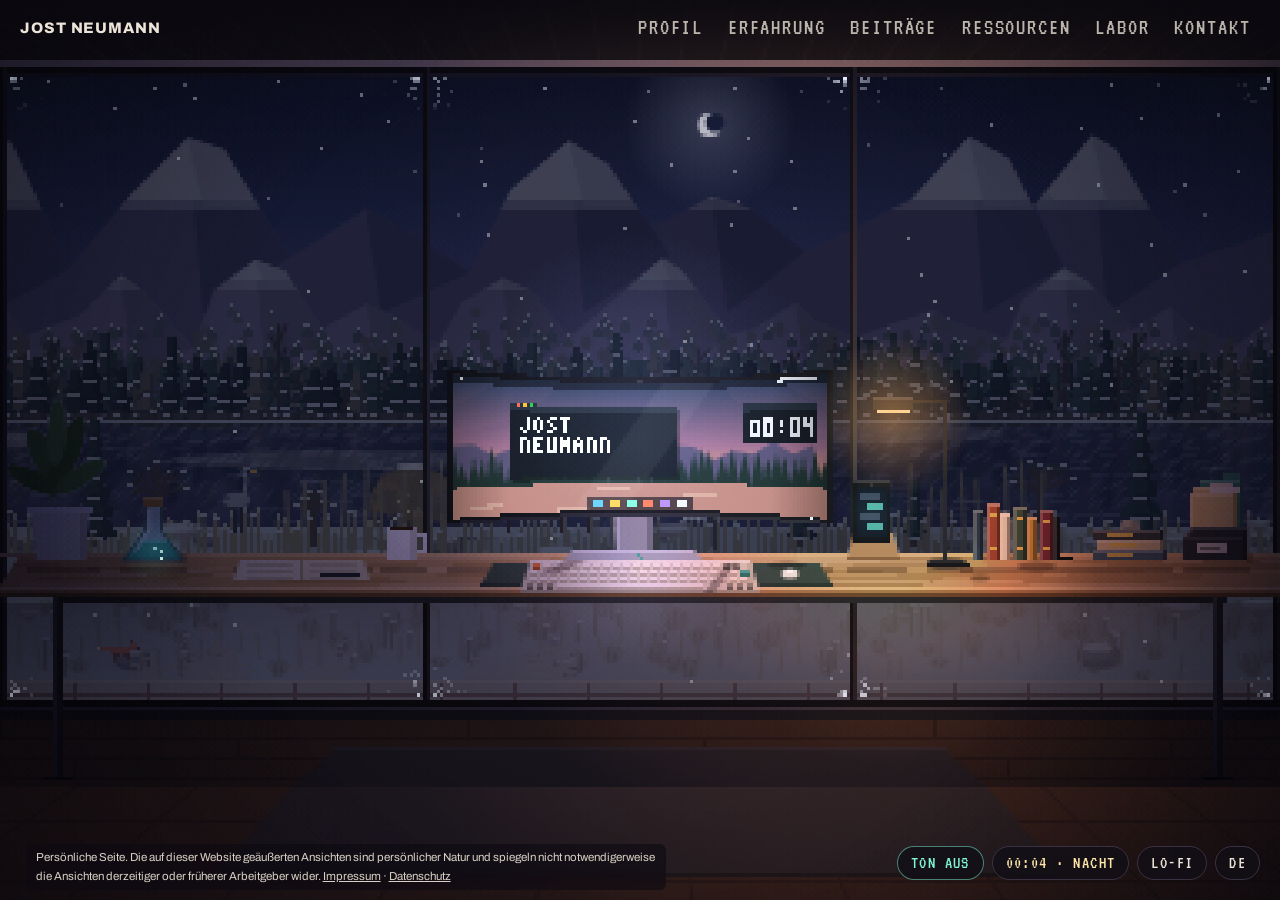
<file: de/index.html>
<!doctype html>
<html lang="de" dir="ltr">
<head>
  <meta charset="utf-8">
  <meta name="viewport" content="width=device-width, initial-scale=1">
  <title>Jost Neumann – Tourismus, Investitionen, Entwicklung und offene Daten</title>
  <meta name="description" content="Jost Neumann – Programmleiter mit den Arbeitsschwerpunkten nachhaltiger Tourismus, Impact Investment, Entwicklungszusammenarbeit und offene Daten. Profil, Beiträge und Kontakt.">
  <meta name="keywords" content="tourism, sustainable tourism, rural development, investment, impact investment, development, development cooperation, open data, philanthropy">
  <script type="application/ld+json">
  { "@context": "https://schema.org", "@type": "Person", "name": "Jost Neumann", "jobTitle": "Programme leader",
    "knowsAbout": ["Sustainable tourism", "Rural development", "Impact investment", "Development cooperation", "Open data"],
    "sameAs": ["https://www.linkedin.com/in/jost-neumann05802853"] }
  </script>
  <!-- DRAFT: remove the next line when the page is ready to be found by search engines -->
  <meta name="robots" content="noindex, nofollow">
  <meta name="theme-color" content="#120f16">
  <link rel="canonical" href="https://jostneumann.com/de/">
  <link rel="alternate" hreflang="en" href="https://jostneumann.com/">
  <link rel="alternate" hreflang="de" href="https://jostneumann.com/de/">
  <link rel="alternate" hreflang="es" href="https://jostneumann.com/es/">
  <link rel="alternate" hreflang="ar" href="https://jostneumann.com/ar/">
  <link rel="alternate" hreflang="x-default" href="https://jostneumann.com/">
  <meta property="og:type" content="website">
  <meta property="og:title" content="Jost Neumann – Tourismus, Investitionen, Entwicklung und offene Daten">
  <meta property="og:description" content="Programmleiter mit den Arbeitsschwerpunkten nachhaltiger Tourismus, Impact Investment, Entwicklungszusammenarbeit und offene Daten. Profil, Beiträge und Kontakt.">
  <meta property="og:url" content="https://jostneumann.com/de/">
  <meta property="og:image" content="https://jostneumann.com/assets/og-image.png">
  <meta property="og:image:width" content="1200"><meta property="og:image:height" content="630">
  <meta property="og:image:alt" content="Pixel-Art-Büro in einer Holzhütte mit einer Glaswand zu einem Waldfluss und Bergen in der Abenddämmerung">
  <meta name="twitter:card" content="summary_large_image">
  <link rel="alternate" type="application/rss+xml" title="Jost Neumann – Beiträge" href="../feed.xml">
  <script>
    // Scene mode needs JavaScript; without it the plain (LO-FI) page is shown.
    document.documentElement.classList.add('js');
    if (/[?&]og=1/.test(location.search)) document.documentElement.classList.add('og');   // clean frame for the social preview image
    try { if (localStorage.getItem('jn-mode') === 'lofi') document.documentElement.classList.add('lofi'); } catch (e) {}
  </script>
  <link rel="stylesheet" href="../assets/fonts/fonts.css">
  <link rel="stylesheet" href="../styles.css?v=2026-11-07d">
  <link rel="icon" href="data:image/svg+xml,%3Csvg xmlns='http://www.w3.org/2000/svg' viewBox='0 0 16 16' shape-rendering='crispEdges'%3E%3Crect width='16' height='16' fill='%23120f16'/%3E%3Crect x='3' y='4' width='10' height='7' fill='%23d3c8ae'/%3E%3Crect x='4' y='5' width='8' height='5' fill='%2310201c'/%3E%3Crect x='5' y='7' width='4' height='1' fill='%237ff5d2'/%3E%3Crect x='6' y='11' width='4' height='2' fill='%23bfb398'/%3E%3C/svg%3E">
</head>
<body>
  <a class="skip" href="#lofi" id="skip">Zur Textversion springen</a>

  <header class="top">
    <a class="brand" href=".././" id="home">Jost Neumann</a>
    <nav class="sections" aria-label="Abschnitte">
      <a href="#about" data-go="about">Profil</a>
      <a href="#experience" data-go="experience">Erfahrung</a>
      <a href="#writing" data-go="writing">Beiträge</a>
      <a href="#resources" data-go="resources">Ressourcen</a>
      <!-- LAB:START --><a href="#lab" data-go="lab">Labor</a><!-- LAB:END -->
      <a href="#contact" data-go="contact">Kontakt</a>
    </nav>
  </header>

  <!-- ===== Scene mode: pixel-art desk (room.js) ===== -->
  <div class="scene" id="scene">
    <canvas id="room" role="img" aria-label="Pixel-Art-Illustration eines Büros in einer Holzhütte im Wald. Eine raumhohe Glaswand gibt den Blick frei auf einen ruhigen Waldfluss, Wiesen und ein Bergpanorama; das Licht folgt der lokalen Tageszeit. An der linken Wand hängt ein gerahmter Druck. Auf einem schlichten Schreibtisch öffnen der gewölbte Bildschirm, die Bücher, das Notizbuch, der Dokumentenhalter, das Telefon und ein Glaskolben die Abschnitte dieser Seite."></canvas>
    <div class="tip" id="tip" aria-hidden="true"></div>
    <nav class="touch-menu" aria-label="Abschnitte">
      <a href="#about" data-go="about"><b>01</b> Profil</a>
      <a href="#experience" data-go="experience"><b>02</b> Erfahrung</a>
      <a href="#writing" data-go="writing"><b>03</b> Beiträge</a>
      <a href="#resources" data-go="resources"><b>04</b> Ressourcen</a>
      <!-- LAB:START --><a href="#lab" data-go="lab"><b>05</b> Labor</a><!-- LAB:END -->
      <a href="#contact" data-go="contact"><b>06</b> Kontakt</a>
    </nav>
    <p class="disclaimer scene-disclaimer">Persönliche Seite. Die auf dieser Website geäußerten Ansichten sind persönlicher Natur und spiegeln nicht notwendigerweise die Ansichten derzeitiger oder früherer Arbeitgeber wider. <a href="../impressum.html">Impressum</a> · <a href="../privacy.html">Datenschutz</a></p>
  </div>

  <aside class="panel" id="panel" aria-labelledby="panel-title" aria-hidden="true" tabindex="-1">
    <div class="panel-head">
      <p class="panel-kicker" id="panel-title"></p>
      <div class="panel-nav">
        <button class="chip arrow" id="prev" type="button" aria-label="Vorheriger Abschnitt">‹</button>
        <button class="chip arrow" id="next" type="button" aria-label="Nächster Abschnitt">›</button>
        <button class="chip" id="close" type="button">Zurück<span class="long"> · Esc</span></button>
      </div>
    </div>
    <div class="panel-body" id="panel-body"></div>
  </aside>

  <div class="dock">
    <button class="chip" id="sound" type="button" aria-pressed="true" title="Regen- und Naturgeräusche: leiser Regen, der Fluss, Vögel am Tag und Grillen in der Nacht">Ton aus</button>
    <span class="chip time" id="local-time" title="Lokale Uhrzeit: Das Licht im Raum richtet sich nach ihr" aria-live="off"></span>
    <button class="chip" id="mode" type="button" aria-pressed="false">LO-FI</button>
    <details class="langs">
      <summary class="chip" aria-label="Sprache">DE</summary>
      <ul>
        <li><a href=".././" lang="en" hreflang="en">English</a></li>
        <li><a href="../de/" lang="de" hreflang="de" aria-current="true">Deutsch</a></li>
        <li><a href="../es/" lang="es" hreflang="es">Español</a></li>
        <li><a href="../ar/" lang="ar" hreflang="ar" dir="rtl">العربية</a></li>
      </ul>
    </details>
  </div>

  <!-- ===== LO-FI mode: the plain page. It is also the single source of the panel content. ===== -->
  <main id="lofi">

    <section class="hero wrap">
      <p class="eyebrow">Tourismus · Investitionen · Entwicklung · Offene Daten</p>
      <h1>Jost Neumann</h1>
      <p class="lead">Programmleiter mit mehr als zehn Jahren Erfahrung in internationalen Organisationen, Unternehmensstiftungen und gemeinnützigen Organisationen, tätig an der Schnittstelle von Tourismus, Investitionen und Entwicklung, mit einem Bekenntnis zu offenen Daten und evidenzbasierten Entscheidungen.</p>
    </section>

    <section id="about" class="wrap section">
      <h2>Profil</h2>
      <div class="prose">
        <p>Von 2018 bis 2025 hatte Jost Neumann leitende Funktionen im Programmbereich der TUI Care Foundation inne, zunächst als Leiter Wirtschaftsentwicklung und anschließend als Programmdirektor. In diesem Zeitraum beaufsichtigte Jost Neumann die Investition von rund 40 Mio. EUR philanthropischen Kapitals in Destinationsprojekte zu Unternehmertum, Bildung und Naturschutz sowie die Mobilisierung von mehr als 12 Mio. EUR von institutionellen Gebern. Mehrere Projekte wurden ausgezeichnet, unter anderem mit dem Responsible Tourism Award und dem Deutschen Nachhaltigkeitspreis.</p>
        <p>Jost Neumann ist in Riad, Saudi-Arabien, tätig und koordiniert das Programm „Tourism for Rural Development“ von UN Tourism.</p>
        <p>Zu den früheren Stationen zählen Funktionen in den Bereichen wirtschaftlicher Wiederaufbau und Kommunikation beim International Rescue Committee, verantwortungsvolle Investitionen im östlichen und südlichen Afrika sowie Strategiearbeit beim Vodafone Institute. Die Tätigkeit verbindet Fachkenntnisse in Philanthropie, Impact Investing und innovativer Finanzierung mit Felderfahrung in Südostasien, Afrika und dem Nahen Osten.</p>
      </div>
    </section>

    <section id="expertise" class="wrap section">
      <h2>Fachgebiete</h2>
      <ul class="cards">
        <li><p class="kw">Tourismus</p><h3>Nachhaltiger Tourismus und ländliche Entwicklung</h3><p>Programmgestaltung, technische Unterstützung und Aufbau von Partnerschaften für Tourismus als Motor inklusiver ländlicher Entwicklung.</p></li>
        <li><p class="kw">Investitionen</p><h3>Impact Investment und Philanthropie</h3><p>Philanthropisches Kapital, Förderportfolios, wirkungsgebundene Finanzierung (Impact-Linked Finance) und Finanzierung sozialer Wirkung, einschließlich des Oxford Impact Investing Programme (Saïd Business School).</p></li>
        <li><p class="kw">Entwicklung</p><h3>Entwicklungszusammenarbeit</h3><p>Programmstrategie, Monitoring und Evaluierung sowie Ressourcenmobilisierung mit Regierungen, Stiftungen, Unternehmen und gemeinnützigen Organisationen in Südostasien, Afrika und dem Nahen Osten.</p></li>
        <li><p class="kw">Offene Daten</p><h3>Offene Daten und digitale Werkzeuge</h3><p>Offene Daten, Dashboards und interaktive Karten, die Programmevidenz transparent machen und evidenzbasierte Entscheidungen unterstützen.</p></li>
      </ul>
    </section>

    <section id="experience" class="wrap section">
      <h2>Berufserfahrung</h2>
      <ol class="timeline">
        <li>
          <p class="when">März 2025 – heute</p>
          <div>
            <h3>Programmkoordinator, Programm „Tourism for Rural Development“</h3>
            <p class="org">UN Tourism · Berlin, Deutschland, und Riad, Saudi-Arabien (ab Juni 2025)</p>
            <ul>
              <li>Koordiniert das Kleinzuschussprogramm „Tourism for Rural Development Small Grants“.</li>
              <li>Leitet ein multidisziplinäres Team von Fachleuten, das Advocacy, Beratungsleistungen sowie technische und finanzielle Unterstützung für Mitgliedstaaten in allen Weltregionen erbringt.</li>
              <li>Koordiniert das Netzwerk Best Tourism Villages by UN Tourism (BTV), einschließlich technischer Unterstützung und des Aufbaus von Partnerschaften.</li>
              <li>Entwickelte für das Programm den BTV Digital Explorer, ein Arbeitsinstrument auf Grundlage offener Daten (nicht öffentlich).</li>
            </ul>
          </div>
        </li>
        <li>
          <p class="when">Februar 2022 – Februar 2025</p>
          <div>
            <h3>Programmdirektor</h3>
            <p class="org">TUI Care Foundation · Berlin, Deutschland</p>
            <ul>
              <li>Beaufsichtigte von 2018 bis 2025, in beiden Funktionen bei der Stiftung, die Investition von rund 40 Mio. EUR philanthropischen Kapitals in Destinationsprojekte zu Unternehmertum, Bildung und Naturschutz.</li>
              <li>Beaufsichtigte von 2018 bis 2025 die Mobilisierung von mehr als 12 Mio. EUR von institutionellen Gebern.</li>
              <li>Verantwortete ein globales Förderportfolio in allen Weltregionen mit Projekten zu Naturschutz, Unternehmertum, Bildung, Kulturerbe und Impact-Finanzierung für Unternehmen.</li>
              <li>Entwickelte die Programmstrategie und den Rahmen für Monitoring und Evaluierung der Stiftung.</li>
              <li>Projekte erhielten unter anderem den Responsible Tourism Award, den Deutschen Nachhaltigkeitspreis und den Responsible Travel Award.</li>
            </ul>
          </div>
        </li>
        <li>
          <p class="when">Juni 2018 – Februar 2022</p>
          <div>
            <h3>Leiter Wirtschaftsentwicklung</h3>
            <p class="org">TUI Care Foundation · Palma de Mallorca, Spanien, und Berlin, Deutschland (ab 2020)</p>
            <ul>
              <li>Entwickelte ein Portfolio zuschussfinanzierter Projekte zu nachhaltiger Landwirtschaft, Abenteuertourismus, Unternehmertum und Tourismusentwicklung in Ländern mit niedrigem und mittlerem Einkommen in verschiedenen Weltregionen.</li>
            </ul>
          </div>
        </li>
        <li>
          <p class="when">Mai 2017 – Juli 2018</p>
          <div>
            <h3>Kommunikationsreferent; Referent für ländliche Lebensgrundlagen</h3>
            <p class="org">International Rescue Committee · Berlin, Deutschland</p>
            <ul>
              <li>Baute die Kommunikationsinstrumente des Büros auf, darunter die Website und die Social-Media-Kanäle, und führte zwei Advocacy-Kampagnen durch.</li>
              <li>Tätig in der globalen Economic Recovery and Development Unit (wirtschaftlicher Wiederaufbau und Entwicklung).</li>
            </ul>
          </div>
        </li>
        <li>
          <p class="when">Mai 2015 – April 2017</p>
          <div>
            <h3>Manager für verantwortungsvolle Investitionen</h3>
            <p class="org">Amatheon Agri Holding N.V. · Berlin, Deutschland</p>
            <ul>
              <li>Entwickelte die Nachhaltigkeitsstrategie für die landwirtschaftlichen Betriebe im östlichen und südlichen Afrika und koordinierte zwei Nachhaltigkeitsbeauftragte vor Ort.</li>
              <li>Vertrat das Unternehmen in Fragen der Nachhaltigkeit, verantwortungsvoller Investitionen und des Impact Investment.</li>
            </ul>
          </div>
        </li>
        <li>
          <p class="when">Oktober 2013 – Dezember 2014</p>
          <div>
            <h3>Frühere Funktionen</h3>
            <p class="org">Amatheon Foundation · Vodafone Institute · Berlin, Deutschland</p>
            <ul>
              <li>Research Fellow, Amatheon Foundation: Gemeindebefragungen und drei Monate Feldforschung im östlichen und südlichen Afrika zu Mobiltechnologie und Landwirtschaft.</li>
              <li>Strategie und Programme, Vodafone Institute.</li>
            </ul>
          </div>
        </li>
      </ol>
    </section>

    <section id="education" class="wrap section two-col">
      <div>
        <h2>Ausbildung</h2>
        <ul class="plain">
          <li><h3>Master of Arts, Zukunftsforschung</h3><p class="org">Freie Universität Berlin · 2015</p></li>
          <li><h3>Bachelor of Arts, Kultur und Technik</h3><p class="org">Technische Universität Berlin · 2012</p></li>
        </ul>
        <h2 class="sub">Zertifikate</h2>
        <ul class="plain">
          <li><h3>Impact-Linked Finance</h3><p class="org">Roots of Impact · 2022</p></li>
          <li><h3>Financing for Social Impact</h3><p class="org">European Venture Philanthropy Association · 2021</p></li>
          <li><h3>Oxford Impact Investing Programme</h3><p class="org">Saïd Business School, University of Oxford · 2021</p></li>
          <li><h3>Cash Transfer Programming</h3><p class="org">Humanitarian Leadership Academy · 2018</p></li>
        </ul>
      </div>
      <div>
        <h2>Beratende Funktionen</h2>
        <ul class="plain">
          <li><h3>Vorsitzender des Beirats</h3><p class="org">FINDING XY · 2021–2024</p></li>
          <li><h3>Mitglied des Beirats</h3><p class="org">Purple Elephant Ventures · 2021–2024</p></li>
          <li><h3>Mitglied des Beirats</h3><p class="org">The SHIELD · 2023–2024</p></li>
          <li><h3>Mitglied des Beirats (Vertreter der TUI Care Foundation)</h3><p class="org">Best Tourism Villages by UN Tourism · 2023–2024</p></li>
          <li><h3>Mentor</h3><p class="org">Enpact e.V. · 2019–2021</p></li>
        </ul>
      </div>
    </section>

    <section id="writing" class="wrap section">
      <h2>Beiträge</h2>
      <ul class="posts">
        <li>
          <a href="../posts/grants-to-de-risk-investment.html">
            <p class="kw">Investitionen · Entwicklung</p>
            <h3>Grants as a tool to de-risk investment</h3>
            <p>Ein mit Blick auf Investitionen gestalteter Zuschuss kann die frühen Risiken übernehmen, die privates Kapital von kleinen Unternehmen fernhalten, und diese auf rückzahlbare Finanzierungen vorbereiten.</p>
            <span class="more">Lesen (auf Englisch) · Juni 2026 · etwa 4 Minuten</span>
          </a>
        </li>
      </ul>
    </section>

    <section id="resources" class="wrap section">
      <h2>Ressourcen</h2>
      <p class="muted">Publikationen, Vorträge und Medienbeiträge, die neuesten zuerst. Beiträge, die in offizieller Funktion veröffentlicht oder gehalten wurden, sind zu Referenzzwecken verlinkt.</p>
      <h2 class="sub">Publikationen</h2>
      <ul class="plain">
        <li><p class="kw">Bericht</p><h3><a href="https://doi.org/10.18111/9789284427819" target="_blank" rel="noopener">Sustainable Tourism R&amp;D: Systemic Transformation and Scalable Intelligence</a></h3><p class="org">UN Tourism und UNDP · September 2026 · Mitautor, gemeinsam mit Kai Partale, Mirko Ebelshaeuser und Ibrahim Ahmed Abdou</p></li>
        <li><p class="kw">Bericht</p><h3><a href="https://doi.org/10.18111/9789284427833" target="_blank" rel="noopener">Leveraging Tourism for Inclusive and Resilient Rural Communities – A Collection of Good Practices on Social Sustainability from the Best Tourism Villages Network by UN Tourism, Volume I: Social Sustainability</a></h3><p class="org">UN Tourism · August 2026 · Koordinator</p></li>
        <li><p class="kw">Bericht</p><h3><a href="https://doi.org/10.18111/9789284427475" target="_blank" rel="noopener">Monitoring Report of the 2021 Best Tourism Villages by UN Tourism – Progress, Successes and Challenges</a></h3><p class="org">UN Tourism · März 2026 · Koordinator</p></li>
      </ul>
      <h2 class="sub">Vorträge und Podien</h2>
      <ul class="plain">
        <li><p class="kw">Podium · Video</p><h3><a href="https://www.youtube.com/watch?v=aNb7rbNzItk" target="_blank" rel="noopener">Sustainable Rural Tourism: A Foundation for Biodiversity Preservation and Gender Equality</a></h3><p class="org">ITB Berlin Convention · März 2024 · Podiumsteilnehmer als Programmdirektor der TUI Care Foundation, mit Vortragenden von GIZ, UN Tourism und aus der Wissenschaft</p></li>
      </ul>
      <h2 class="sub">Medien und Berichterstattung</h2>
      <ul class="plain">
        <li><p class="kw">Videointerview</p><h3><a href="https://news.cgtn.com/news/2026-08-07/China-leads-UN-Tourism-s-Best-Tourism-Villages-list-1PpO6z1Qa5i/p.html" target="_blank" rel="noopener">China leads UN Tourism's Best Tourism Villages list</a></h3><p class="org">CGTN · 7. August 2026</p></li>
        <li><p class="kw">Interview</p><h3><a href="https://fastcompanyme.com/impact/how-the-middle-east-is-using-tourism-to-create-jobs-in-rural-villages/" target="_blank" rel="noopener">How the Middle East is using tourism to create jobs in rural villages</a></h3><p class="org">Fast Company Middle East · 31. März 2026</p></li>
        <li><p class="kw">Interview</p><h3><a href="https://www.vientianetimes.org.la/sub-new/Previous_49_y23/freeContent/FreeConten2023_Aid49.php" target="_blank" rel="noopener">Aid for LDCs to spur Lao tourism development</a></h3><p class="org">Vientiane Times · März 2023 · Auf der Fünften Konferenz der Vereinten Nationen über die am wenigsten entwickelten Länder (LDC5), Doha</p></li>
      </ul>
    </section>

    <!-- LAB:START (published; tools/build.py --no-lab leaves this out) -->
    <section id="lab" class="wrap section">
      <h2>Labor</h2>
      <p class="muted">Kleine Werkzeuge und Experimente. Es handelt sich um persönliche Projekte: Ideen, Gestaltungsentscheidungen, Tests und abschließende Prüfungen stammen von Jost Neumann selbst.</p>
      <ul class="lab">
        <li>
          <img src="../assets/lab/samer.jpg" alt="Die Startseite von Samer: die Überschrift Meet Samer, your speaking companion neben einer Live-Demo des Teleprompters mit einer Beispielrede" loading="lazy" width="800" height="506">
          <div class="body">
            <p class="kw">Werkzeug · Web-App</p>
            <h3>Samer, ein Begleiter für Reden</h3>
            <p>Wandelt eine Rede im Word- oder PDF-Format in einen Teleprompter im Browser um. Abschnitte und Kernbotschaften werden automatisch erkannt und bleiben bearbeitbar, Hinweise für die vortragende Person werden nicht vorgelesen, das Tempo richtet sich nach dem Zeitfenster, und eine Rede lässt sich per Link oder QR-Code an ein Telefon senden. Die Anwendung erkennt Arabisch und funktioniert offline. Der Name bedeutet auf Arabisch eine Begleitung im abendlichen Gespräch.</p>
            <span class="more">Private Vorschau · <a href="https://github.com/jn12555/samer" target="_blank" rel="noopener">Code auf GitHub</a></span>
          </div>
        </li>
        <li>
          <img src="../assets/og-image.png" alt="Der Pixel-Art-Raum dieser Website: ein Schreibtisch mit gewölbtem Bildschirm vor einer Glaswand mit Blick auf einen Fluss und Berge" loading="lazy" width="1200" height="630">
          <div class="body">
            <p class="kw">Website · Pixel-Art</p>
            <h3>Dieser Raum</h3>
            <p>Die Szene wird Pixel für Pixel in Code gezeichnet. Licht und Jahreszeiten richten sich nach der lokalen Uhrzeit und dem Datum der Besuchenden, Tiere und Wetter erscheinen von Zeit zu Zeit, ein gerahmter Druck zeichnet in einer einzigen Linie Hommagen an berühmte Werke, und auf Wunsch erklingt eine generierte Klangkulisse aus Regen und Naturgeräuschen. Es werden keine Schriften oder Skripte von Dritten geladen; Besuche werden ohne Cookies gezählt.</p>
            <span class="more">Oktober 2026</span>
          </div>
        </li>
      </ul>
    </section>
    <!-- LAB:END -->

    <section id="contact" class="wrap section">
      <h2>Kontakt</h2>
      <p class="muted">Austausch zu Programmgestaltung, Finanzierung und Evidenz ist per E-Mail oder über LinkedIn willkommen.</p>
      <div class="actions">
        <!-- The address is assembled by script so that it is not readable by simple scrapers. -->
        <a class="btn primary" id="email-link" href="#contact" data-user="jost.neumann87" data-domain="googlemail.com">E-Mail senden</a>
        <a class="btn" href="https://www.linkedin.com/in/jost-neumann05802853" target="_blank" rel="noopener">Auf LinkedIn vernetzen</a>
      </div>
      <noscript><p class="muted">E-Mail: jost.neumann87 [at] googlemail [dot] com</p></noscript>
      <p class="disclaimer">Die auf dieser Website geäußerten Ansichten sind persönlicher Natur und spiegeln nicht notwendigerweise die Ansichten derzeitiger oder früherer Arbeitgeber wider.</p>
    </section>

    <footer class="site-footer wrap">
      <p>© <span id="year">2026</span> Jost Neumann. Die auf dieser Website geäußerten Ansichten sind persönlicher Natur und spiegeln nicht notwendigerweise die Ansichten derzeitiger oder früherer Arbeitgeber wider. <a href="../impressum.html">Impressum</a> · <a href="../privacy.html">Datenschutz</a></p>
    </footer>
  </main>

  <script>window.I18N = {"about": "Profil", "experience": "Erfahrung", "writing": "Beiträge", "resources": "Ressourcen", "lab": "Labor", "contact": "Kontakt", "scene": "Szene", "lofi": "LO-FI", "soundOn": "Ton an", "soundOff": "Ton aus", "night": "Nacht", "dawn": "Dämmerung", "morning": "Morgen", "midday": "Mittag", "afternoon": "Nachmittag", "dusk": "Dämmerung", "evening": "Abend", "months": ["Januar", "Februar", "März", "April", "Mai", "Juni", "Juli", "August", "September", "Oktober", "November", "Dezember"], "monthsShort": ["Jan.", "Feb.", "März", "Apr.", "Mai", "Juni", "Juli", "Aug.", "Sept.", "Okt.", "Nov.", "Dez."], "dateFmt": "{m} {y}", "present": "heute", "presentWord": "heute", "decimal": ",", "xpKicker": "Erfahrung in Datenpunkten", "byYear": "Nach Jahr", "bySector": "Nach Sektor", "viewLabel": "Ansicht", "xpCaption": "Jeder Punkt steht für einen Monat Berufserfahrung seit {start}, eingefärbt nach Sektor.", "xpCaptionAdv": " Hohle Punkte unter jedem Jahr zählen die in diesem Jahr ausgeübten beratenden Funktionen;", "xpCaptionEdu": " Dreiecke markieren Studienabschlüsse, Rauten Zertifikate.", "xpCaptionEnd": " Für Details auf einen Punkt zeigen oder tippen; durch Auswahl zum Eintrag weiter unten wechseln.", "xpAria": "Punktdiagramm von {months} Monaten (rund {years} Jahre) Berufserfahrung nach Jahr und Sektor: {list}.", "yearsWord": "Jahre", "yrs": "JAHRE", "sec_un": "Vereinte Nationen", "sec_phil": "Philanthropie", "sec_hum": "Humanitäre Hilfe", "sec_priv": "Privatsektor", "sec_res": "Forschung", "advisoryYear": "Beratende Funktionen, {year}", "abKicker": "Profil in Datenpunkten", "abCaption": "Jeder Punkt steht für eine Einheit, wie auf der Kachel angegeben. Durch Zeigen auf oder Tippen auf eine Kachel oder eine hervorgehobene Textstelle werden beide miteinander verknüpft.", "figs": [{"key": "inv", "n": 40, "phrase": "rund 40 Mio. EUR philanthropischen Kapitals", "num": "rund {n} Mio. EUR", "lab": "Investition philanthropischen Kapitals in Destinationsprojekte, beaufsichtigt, 2018–2025", "unit": "1 Punkt = 1 Mio. EUR"}, {"key": "mob", "n": 12, "phrase": "mehr als 12 Mio. EUR von institutionellen Gebern", "num": "mehr als {n} Mio. EUR", "lab": "von institutionellen Gebern mobilisiert, 2018–2025", "unit": "1 Punkt = 1 Mio. EUR"}]};</script>
  <script src="../topo.js?v=2026-10-23"></script>
  <script src="../lineart.js?v=2026-10-25b"></script>
  <script src="../dots.js?v=2026-10-23"></script>
  <script src="../xp-dots.js?v=2026-11-07b"></script>
  <script src="../room.js?v=2026-11-07"></script>
  <script src="/analytics.js?v=2026-10-30" defer></script>
</body>
</html>
</file>
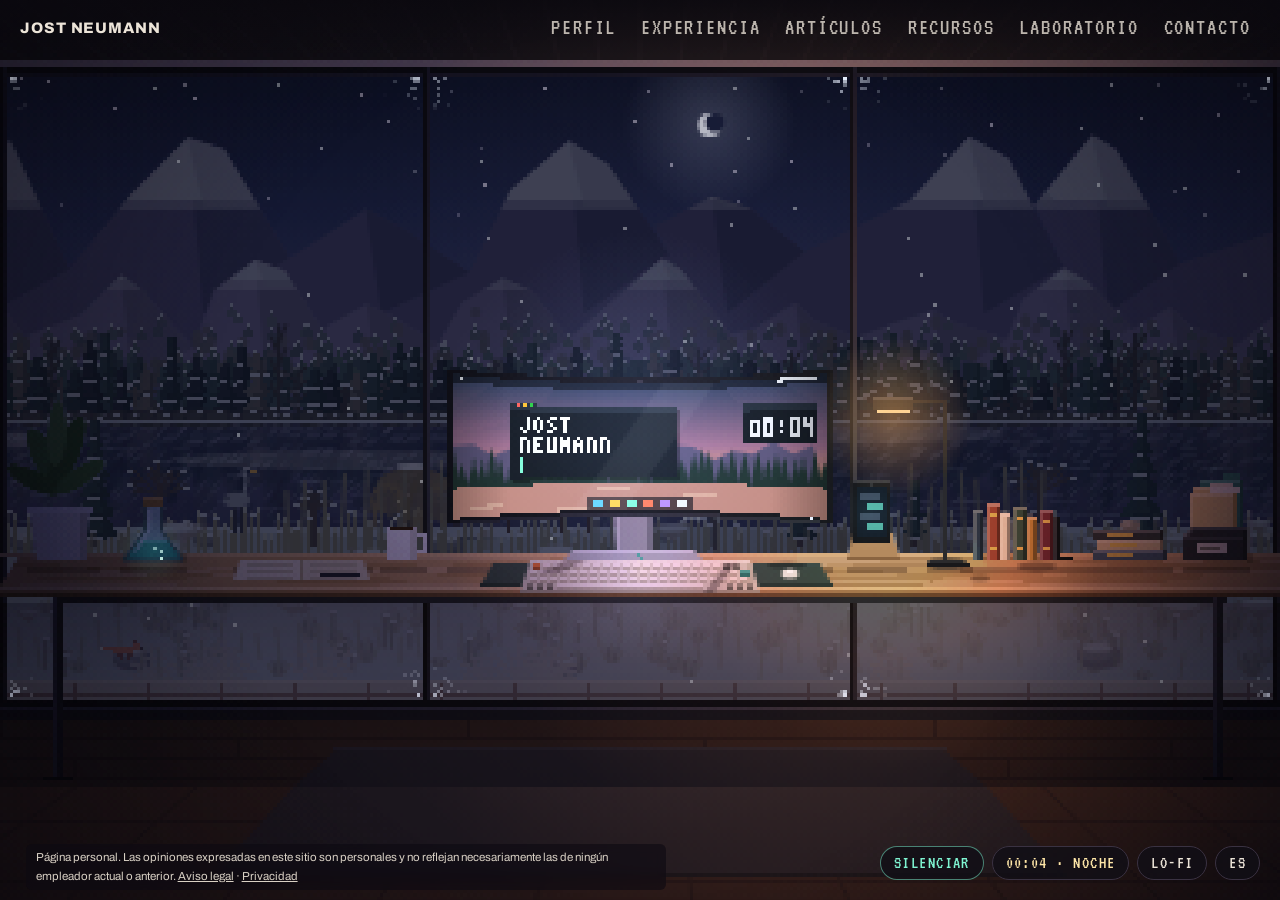
<file: es/index.html>
<!doctype html>
<html lang="es" dir="ltr">
<head>
  <meta charset="utf-8">
  <meta name="viewport" content="width=device-width, initial-scale=1">
  <title>Jost Neumann – Turismo, inversión, desarrollo y datos abiertos</title>
  <meta name="description" content="Jost Neumann – responsable de programas en los ámbitos del turismo sostenible, la inversión de impacto, la cooperación para el desarrollo y los datos abiertos. Perfil, artículos y contacto.">
  <meta name="keywords" content="tourism, sustainable tourism, rural development, investment, impact investment, development, development cooperation, open data, philanthropy">
  <script type="application/ld+json">
  { "@context": "https://schema.org", "@type": "Person", "name": "Jost Neumann", "jobTitle": "Programme leader",
    "knowsAbout": ["Sustainable tourism", "Rural development", "Impact investment", "Development cooperation", "Open data"],
    "sameAs": ["https://www.linkedin.com/in/jost-neumann05802853"] }
  </script>
  <!-- DRAFT: remove the next line when the page is ready to be found by search engines -->
  <meta name="robots" content="noindex, nofollow">
  <meta name="theme-color" content="#120f16">
  <link rel="canonical" href="https://jostneumann.com/es/">
  <link rel="alternate" hreflang="en" href="https://jostneumann.com/">
  <link rel="alternate" hreflang="de" href="https://jostneumann.com/de/">
  <link rel="alternate" hreflang="es" href="https://jostneumann.com/es/">
  <link rel="alternate" hreflang="ar" href="https://jostneumann.com/ar/">
  <link rel="alternate" hreflang="x-default" href="https://jostneumann.com/">
  <meta property="og:type" content="website">
  <meta property="og:title" content="Jost Neumann – Turismo, inversión, desarrollo y datos abiertos">
  <meta property="og:description" content="Responsable de programas en los ámbitos del turismo sostenible, la inversión de impacto, la cooperación para el desarrollo y los datos abiertos. Perfil, artículos y contacto.">
  <meta property="og:url" content="https://jostneumann.com/es/">
  <meta property="og:image" content="https://jostneumann.com/assets/og-image.png">
  <meta property="og:image:width" content="1200"><meta property="og:image:height" content="630">
  <meta property="og:image:alt" content="Oficina en una cabaña, en pixel art, con una pared de cristal que da a un río en el bosque y a montañas al atardecer">
  <meta name="twitter:card" content="summary_large_image">
  <link rel="alternate" type="application/rss+xml" title="Jost Neumann – Artículos" href="../feed.xml">
  <script>
    // Scene mode needs JavaScript; without it the plain (LO-FI) page is shown.
    document.documentElement.classList.add('js');
    if (/[?&]og=1/.test(location.search)) document.documentElement.classList.add('og');   // clean frame for the social preview image
    try { if (localStorage.getItem('jn-mode') === 'lofi') document.documentElement.classList.add('lofi'); } catch (e) {}
  </script>
  <link rel="stylesheet" href="../assets/fonts/fonts.css">
  <link rel="stylesheet" href="../styles.css?v=2026-11-07d">
  <link rel="icon" href="data:image/svg+xml,%3Csvg xmlns='http://www.w3.org/2000/svg' viewBox='0 0 16 16' shape-rendering='crispEdges'%3E%3Crect width='16' height='16' fill='%23120f16'/%3E%3Crect x='3' y='4' width='10' height='7' fill='%23d3c8ae'/%3E%3Crect x='4' y='5' width='8' height='5' fill='%2310201c'/%3E%3Crect x='5' y='7' width='4' height='1' fill='%237ff5d2'/%3E%3Crect x='6' y='11' width='4' height='2' fill='%23bfb398'/%3E%3C/svg%3E">
</head>
<body>
  <a class="skip" href="#lofi" id="skip">Ir a la versión de texto</a>

  <header class="top">
    <a class="brand" href=".././" id="home">Jost Neumann</a>
    <nav class="sections" aria-label="Secciones">
      <a href="#about" data-go="about">Perfil</a>
      <a href="#experience" data-go="experience">Experiencia</a>
      <a href="#writing" data-go="writing">Artículos</a>
      <a href="#resources" data-go="resources">Recursos</a>
      <!-- LAB:START --><a href="#lab" data-go="lab">Laboratorio</a><!-- LAB:END -->
      <a href="#contact" data-go="contact">Contacto</a>
    </nav>
  </header>

  <!-- ===== Scene mode: pixel-art desk (room.js) ===== -->
  <div class="scene" id="scene">
    <canvas id="room" role="img" aria-label="Ilustración en pixel art de una oficina en una cabaña de madera en el bosque. Una pared de cristal de suelo a techo da a un tranquilo río en el bosque, prados y un panorama de montañas; la luz sigue la hora local del día. En la pared izquierda cuelga una lámina enmarcada. Sobre un escritorio minimalista, la pantalla curva, los libros, el cuaderno, el archivador, el teléfono y un matraz de vidrio abren las secciones de esta página."></canvas>
    <div class="tip" id="tip" aria-hidden="true"></div>
    <nav class="touch-menu" aria-label="Secciones">
      <a href="#about" data-go="about"><b>01</b> Perfil</a>
      <a href="#experience" data-go="experience"><b>02</b> Experiencia</a>
      <a href="#writing" data-go="writing"><b>03</b> Artículos</a>
      <a href="#resources" data-go="resources"><b>04</b> Recursos</a>
      <!-- LAB:START --><a href="#lab" data-go="lab"><b>05</b> Laboratorio</a><!-- LAB:END -->
      <a href="#contact" data-go="contact"><b>06</b> Contacto</a>
    </nav>
    <p class="disclaimer scene-disclaimer">Página personal. Las opiniones expresadas en este sitio son personales y no reflejan necesariamente las de ningún empleador actual o anterior. <a href="../impressum.html">Aviso legal</a> · <a href="../privacy.html">Privacidad</a></p>
  </div>

  <aside class="panel" id="panel" aria-labelledby="panel-title" aria-hidden="true" tabindex="-1">
    <div class="panel-head">
      <p class="panel-kicker" id="panel-title"></p>
      <div class="panel-nav">
        <button class="chip arrow" id="prev" type="button" aria-label="Sección anterior">‹</button>
        <button class="chip arrow" id="next" type="button" aria-label="Sección siguiente">›</button>
        <button class="chip" id="close" type="button">Volver<span class="long"> · Esc</span></button>
      </div>
    </div>
    <div class="panel-body" id="panel-body"></div>
  </aside>

  <div class="dock">
    <button class="chip" id="sound" type="button" aria-pressed="true" title="Sonidos de lluvia y de la naturaleza: lluvia suave, el río, pájaros de día y grillos de noche">Silenciar</button>
    <span class="chip time" id="local-time" title="Hora local: la luz de la sala la sigue" aria-live="off"></span>
    <button class="chip" id="mode" type="button" aria-pressed="false">LO-FI</button>
    <details class="langs">
      <summary class="chip" aria-label="Idioma">ES</summary>
      <ul>
        <li><a href=".././" lang="en" hreflang="en">English</a></li>
        <li><a href="../de/" lang="de" hreflang="de">Deutsch</a></li>
        <li><a href="../es/" lang="es" hreflang="es" aria-current="true">Español</a></li>
        <li><a href="../ar/" lang="ar" hreflang="ar" dir="rtl">العربية</a></li>
      </ul>
    </details>
  </div>

  <!-- ===== LO-FI mode: the plain page. It is also the single source of the panel content. ===== -->
  <main id="lofi">

    <section class="hero wrap">
      <p class="eyebrow">Turismo · Inversión · Desarrollo · Datos abiertos</p>
      <h1>Jost Neumann</h1>
      <p class="lead">Responsable de programas con más de diez años de experiencia en organizaciones internacionales, fundaciones empresariales y organizaciones sin fines de lucro, cuyo trabajo se sitúa en la intersección del turismo, la inversión y el desarrollo, con un compromiso con los datos abiertos y las decisiones basadas en datos empíricos.</p>
    </section>

    <section id="about" class="wrap section">
      <h2>Perfil</h2>
      <div class="prose">
        <p>De 2018 a 2025, Jost Neumann ocupó puestos de dirección de programas en la TUI Care Foundation, primero como Jefe de Desarrollo Económico y después como Director de Programas. Durante ese período, Jost Neumann supervisó la inversión de aproximadamente 40 millones de euros de capital filantrópico en proyectos en destinos sobre emprendimiento, educación y conservación de la naturaleza, así como la movilización de más de 12 millones de euros procedentes de donantes institucionales. Varios proyectos recibieron premios, entre ellos el Responsible Tourism Award y el German Sustainability Award.</p>
        <p>Jost Neumann tiene su base en Riad (Arabia Saudita) y coordina el Programa de Turismo para el Desarrollo Rural de ONU Turismo.</p>
        <p>Entre los puestos anteriores figuran funciones de recuperación económica y de comunicación en el International Rescue Committee, la inversión responsable en África Oriental y Meridional, y la labor de estrategia en el Vodafone Institute. El trabajo combina conocimientos especializados en filantropía, inversión de impacto y financiación innovadora con experiencia sobre el terreno en Asia Sudoriental, África y Oriente Medio.</p>
      </div>
    </section>

    <section id="expertise" class="wrap section">
      <h2>Ámbitos de especialización</h2>
      <ul class="cards">
        <li><p class="kw">Turismo</p><h3>Turismo sostenible y desarrollo rural</h3><p>Diseño de programas, asistencia técnica y desarrollo de alianzas para el turismo como motor de un desarrollo rural inclusivo.</p></li>
        <li><p class="kw">Inversión</p><h3>Inversión de impacto y filantropía</h3><p>Capital filantrópico, carteras de subvenciones, financiación vinculada al impacto y financiación para el impacto social, incluido el Oxford Impact Investing Programme (Saïd Business School).</p></li>
        <li><p class="kw">Desarrollo</p><h3>Cooperación para el desarrollo</h3><p>Estrategia de programas, seguimiento y evaluación y movilización de recursos con Gobiernos, fundaciones, empresas y organizaciones sin fines de lucro en Asia Sudoriental, África y Oriente Medio.</p></li>
        <li><p class="kw">Datos abiertos</p><h3>Datos abiertos y herramientas digitales</h3><p>Datos abiertos, paneles de control y mapas interactivos que dan transparencia a los datos empíricos de los programas y respaldan las decisiones basadas en datos empíricos.</p></li>
      </ul>
    </section>

    <section id="experience" class="wrap section">
      <h2>Experiencia profesional</h2>
      <ol class="timeline">
        <li>
          <p class="when">marzo de 2025 – actualidad</p>
          <div>
            <h3>Coordinador del Programa de Turismo para el Desarrollo Rural</h3>
            <p class="org">ONU Turismo · Berlín (Alemania) y Riad (Arabia Saudita, desde junio de 2025)</p>
            <ul>
              <li>Coordina el Programa de Pequeñas Subvenciones de Turismo para el Desarrollo Rural.</li>
              <li>Dirige un equipo multidisciplinario de especialistas que presta servicios de promoción, asesoramiento y asistencia técnica y financiera a los Estados Miembros de todas las regiones del mundo.</li>
              <li>Coordina la Red Best Tourism Villages by UN Tourism (BTV), incluidos la asistencia técnica y el desarrollo de alianzas.</li>
              <li>Desarrolló para el Programa el BTV Digital Explorer, una herramienta de trabajo basada en datos abiertos (no pública).</li>
            </ul>
          </div>
        </li>
        <li>
          <p class="when">febrero de 2022 – febrero de 2025</p>
          <div>
            <h3>Director de Programas</h3>
            <p class="org">TUI Care Foundation · Berlín (Alemania)</p>
            <ul>
              <li>Supervisó de 2018 a 2025, en ambos puestos en la fundación, la inversión de aproximadamente 40 millones de euros de capital filantrópico en proyectos en destinos sobre emprendimiento, educación y conservación de la naturaleza.</li>
              <li>Supervisó de 2018 a 2025 la movilización de más de 12 millones de euros procedentes de donantes institucionales.</li>
              <li>Supervisó una cartera mundial de subvenciones en todas las regiones del mundo, con proyectos de conservación de la naturaleza, emprendimiento, educación, patrimonio cultural y financiación de impacto para empresas.</li>
              <li>Elaboró la estrategia de programas y el marco de seguimiento y evaluación de la fundación.</li>
              <li>Los proyectos recibieron, entre otros, el Responsible Tourism Award, el German Sustainability Award y el Responsible Travel Award.</li>
            </ul>
          </div>
        </li>
        <li>
          <p class="when">junio de 2018 – febrero de 2022</p>
          <div>
            <h3>Jefe de Desarrollo Económico</h3>
            <p class="org">TUI Care Foundation · Palma de Mallorca (España) y Berlín (Alemania, desde 2020)</p>
            <ul>
              <li>Desarrolló una cartera de proyectos financiados mediante subvenciones sobre agricultura sostenible, turismo de aventura, emprendimiento y desarrollo turístico en países de ingreso bajo y mediano de distintas regiones del mundo.</li>
            </ul>
          </div>
        </li>
        <li>
          <p class="when">mayo de 2017 – julio de 2018</p>
          <div>
            <h3>Oficial de Comunicaciones; Oficial de Medios de Vida Rurales</h3>
            <p class="org">International Rescue Committee · Berlín (Alemania)</p>
            <ul>
              <li>Creó los recursos de comunicación de la oficina, incluidos el sitio web y los canales de redes sociales, y llevó a cabo dos campañas de promoción.</li>
              <li>Trabajó en la Unidad Mundial de Recuperación Económica y Desarrollo.</li>
            </ul>
          </div>
        </li>
        <li>
          <p class="when">mayo de 2015 – abril de 2017</p>
          <div>
            <h3>Gerente de Inversión Responsable</h3>
            <p class="org">Amatheon Agri Holding N.V. · Berlín (Alemania)</p>
            <ul>
              <li>Estableció la estrategia de sostenibilidad para las operaciones agrícolas en África Oriental y Meridional y coordinó a dos oficiales de sostenibilidad sobre el terreno.</li>
              <li>Representó a la empresa en cuestiones de sostenibilidad, inversión responsable e inversión de impacto.</li>
            </ul>
          </div>
        </li>
        <li>
          <p class="when">octubre de 2013 – diciembre de 2014</p>
          <div>
            <h3>Puestos anteriores</h3>
            <p class="org">Amatheon Foundation · Vodafone Institute · Berlín (Alemania)</p>
            <ul>
              <li>Investigador asociado, Amatheon Foundation: encuestas comunitarias y tres meses de investigación sobre el terreno en África Oriental y Meridional acerca de la tecnología móvil y la agricultura.</li>
              <li>Estrategia y Programas, Vodafone Institute.</li>
            </ul>
          </div>
        </li>
      </ol>
    </section>

    <section id="education" class="wrap section two-col">
      <div>
        <h2>Formación académica</h2>
        <ul class="plain">
          <li><h3>Master of Arts en Estudios del Futuro (Zukunftsforschung)</h3><p class="org">Freie Universität Berlin · 2015</p></li>
          <li><h3>Bachelor of Arts en Cultura y Tecnología (Kultur und Technik)</h3><p class="org">Technische Universität Berlin · 2012</p></li>
        </ul>
        <h2 class="sub">Certificaciones</h2>
        <ul class="plain">
          <li><h3>Impact-Linked Finance</h3><p class="org">Roots of Impact · 2022</p></li>
          <li><h3>Financing for Social Impact</h3><p class="org">European Venture Philanthropy Association · 2021</p></li>
          <li><h3>Oxford Impact Investing Programme</h3><p class="org">Saïd Business School, University of Oxford · 2021</p></li>
          <li><h3>Cash Transfer Programming</h3><p class="org">Humanitarian Leadership Academy · 2018</p></li>
        </ul>
      </div>
      <div>
        <h2>Funciones de asesoramiento</h2>
        <ul class="plain">
          <li><h3>Presidente del Consejo Asesor</h3><p class="org">FINDING XY · 2021–2024</p></li>
          <li><h3>Miembro del Consejo Asesor</h3><p class="org">Purple Elephant Ventures · 2021–2024</p></li>
          <li><h3>Miembro del Consejo Asesor</h3><p class="org">The SHIELD · 2023–2024</p></li>
          <li><h3>Miembro del Consejo Asesor (en representación de la TUI Care Foundation)</h3><p class="org">Best Tourism Villages by UN Tourism · 2023–2024</p></li>
          <li><h3>Mentor</h3><p class="org">Enpact e.V. · 2019–2021</p></li>
        </ul>
      </div>
    </section>

    <section id="writing" class="wrap section">
      <h2>Artículos</h2>
      <ul class="posts">
        <li>
          <a href="../posts/grants-to-de-risk-investment.html">
            <p class="kw">Inversión · Desarrollo</p>
            <h3>Grants as a tool to de-risk investment</h3>
            <p>Una subvención concebida con vistas a la inversión puede asumir los riesgos iniciales que mantienen al capital privado alejado de las pequeñas empresas, y prepararlas para una financiación que debe reembolsarse.</p>
            <span class="more">Leer (en inglés) · junio de 2026 · aproximadamente 4 minutos</span>
          </a>
        </li>
      </ul>
    </section>

    <section id="resources" class="wrap section">
      <h2>Recursos</h2>
      <p class="muted">Publicaciones, ponencias y contribuciones en medios de comunicación, de la más reciente a la más antigua. Los elementos publicados o presentados a título oficial se enlazan a efectos de referencia.</p>
      <h2 class="sub">Publicaciones</h2>
      <ul class="plain">
        <li><p class="kw">Informe</p><h3><a href="https://doi.org/10.18111/9789284427819" target="_blank" rel="noopener">Sustainable Tourism R&amp;D: Systemic Transformation and Scalable Intelligence</a></h3><p class="org">ONU Turismo y PNUD · septiembre de 2026 · Coautor, con Kai Partale, Mirko Ebelshaeuser e Ibrahim Ahmed Abdou</p></li>
        <li><p class="kw">Informe</p><h3><a href="https://doi.org/10.18111/9789284427833" target="_blank" rel="noopener">Leveraging Tourism for Inclusive and Resilient Rural Communities – A Collection of Good Practices on Social Sustainability from the Best Tourism Villages Network by UN Tourism, Volume I: Social Sustainability</a></h3><p class="org">ONU Turismo · agosto de 2026 · Coordinador</p></li>
        <li><p class="kw">Informe</p><h3><a href="https://doi.org/10.18111/9789284427475" target="_blank" rel="noopener">Monitoring Report of the 2021 Best Tourism Villages by UN Tourism – Progress, Successes and Challenges</a></h3><p class="org">ONU Turismo · marzo de 2026 · Coordinador</p></li>
      </ul>
      <h2 class="sub">Ponencias y paneles</h2>
      <ul class="plain">
        <li><p class="kw">Panel · Vídeo</p><h3><a href="https://www.youtube.com/watch?v=aNb7rbNzItk" target="_blank" rel="noopener">Sustainable Rural Tourism: A Foundation for Biodiversity Preservation and Gender Equality</a></h3><p class="org">ITB Berlin Convention · marzo de 2024 · Panelista, como Director de Programas de la TUI Care Foundation, con ponentes de la GIZ, ONU Turismo y el ámbito académico</p></li>
      </ul>
      <h2 class="sub">Medios de comunicación y cobertura</h2>
      <ul class="plain">
        <li><p class="kw">Entrevista en vídeo</p><h3><a href="https://news.cgtn.com/news/2026-08-07/China-leads-UN-Tourism-s-Best-Tourism-Villages-list-1PpO6z1Qa5i/p.html" target="_blank" rel="noopener">China leads UN Tourism's Best Tourism Villages list</a></h3><p class="org">CGTN · 7 de agosto de 2026</p></li>
        <li><p class="kw">Entrevista</p><h3><a href="https://fastcompanyme.com/impact/how-the-middle-east-is-using-tourism-to-create-jobs-in-rural-villages/" target="_blank" rel="noopener">How the Middle East is using tourism to create jobs in rural villages</a></h3><p class="org">Fast Company Middle East · 31 de marzo de 2026</p></li>
        <li><p class="kw">Entrevista</p><h3><a href="https://www.vientianetimes.org.la/sub-new/Previous_49_y23/freeContent/FreeConten2023_Aid49.php" target="_blank" rel="noopener">Aid for LDCs to spur Lao tourism development</a></h3><p class="org">Vientiane Times · marzo de 2023 · En la Quinta Conferencia de las Naciones Unidas sobre los Países Menos Adelantados (PMA5), Doha</p></li>
      </ul>
    </section>

    <!-- LAB:START (published; tools/build.py --no-lab leaves this out) -->
    <section id="lab" class="wrap section">
      <h2>Laboratorio</h2>
      <p class="muted">Pequeñas herramientas y experimentos. Se trata de proyectos personales: las ideas, las decisiones de diseño, las pruebas y las verificaciones finales son obra del propio Jost Neumann.</p>
      <ul class="lab">
        <li>
          <img src="../assets/lab/samer.jpg" alt="La página de inicio de Samer: el titular Meet Samer, your speaking companion, junto a una demostración en directo del teleprónter con un discurso de ejemplo" loading="lazy" width="800" height="506">
          <div class="body">
            <p class="kw">Herramienta · Aplicación web</p>
            <h3>Samer, un acompañante para hablar en público</h3>
            <p>Convierte un discurso en Word o PDF en un teleprónter en el navegador. Las secciones y los mensajes clave se detectan automáticamente y siguen siendo editables, las indicaciones para el orador no se leen en voz alta, el ritmo se ajusta al tiempo asignado y el discurso puede enviarse a un teléfono mediante un enlace o un código QR. Detecta el árabe y funciona sin conexión. En árabe, el nombre designa a un acompañante en la conversación nocturna.</p>
            <span class="more">Versión preliminar privada · <a href="https://github.com/jn12555/samer" target="_blank" rel="noopener">Código en GitHub</a></span>
          </div>
        </li>
        <li>
          <img src="../assets/og-image.png" alt="La sala en pixel art de este sitio web: un escritorio con una pantalla curva frente a una pared de cristal que da a un río y a montañas" loading="lazy" width="1200" height="630">
          <div class="body">
            <p class="kw">Sitio web · Pixel art</p>
            <h3>Esta sala</h3>
            <p>La escena está dibujada en código, píxel a píxel. La luz y las estaciones siguen la hora y la fecha locales del visitante, de vez en cuando aparecen animales y fenómenos meteorológicos, una lámina enmarcada dibuja homenajes de una sola línea a obras célebres y, a petición, suena un paisaje sonoro generado de lluvia y naturaleza. No se carga ninguna fuente ni script de terceros, y las visitas se cuentan sin cookies.</p>
            <span class="more">octubre de 2026</span>
          </div>
        </li>
      </ul>
    </section>
    <!-- LAB:END -->

    <section id="contact" class="wrap section">
      <h2>Contacto</h2>
      <p class="muted">Se agradece el intercambio sobre diseño de programas, financiación y datos empíricos por correo electrónico o a través de LinkedIn.</p>
      <div class="actions">
        <!-- The address is assembled by script so that it is not readable by simple scrapers. -->
        <a class="btn primary" id="email-link" href="#contact" data-user="jost.neumann87" data-domain="googlemail.com">Enviar un correo electrónico</a>
        <a class="btn" href="https://www.linkedin.com/in/jost-neumann05802853" target="_blank" rel="noopener">Conectar en LinkedIn</a>
      </div>
      <noscript><p class="muted">Correo electrónico: jost.neumann87 [at] googlemail [dot] com</p></noscript>
      <p class="disclaimer">Las opiniones expresadas en este sitio son personales y no reflejan necesariamente las de ningún empleador actual o anterior.</p>
    </section>

    <footer class="site-footer wrap">
      <p>© <span id="year">2026</span> Jost Neumann. Las opiniones expresadas en este sitio son personales y no reflejan necesariamente las de ningún empleador actual o anterior. <a href="../impressum.html">Aviso legal</a> · <a href="../privacy.html">Privacidad</a></p>
    </footer>
  </main>

  <script>window.I18N = {"about": "Perfil", "experience": "Experiencia", "writing": "Artículos", "resources": "Recursos", "lab": "Laboratorio", "contact": "Contacto", "scene": "Escena", "lofi": "LO-FI", "soundOn": "Activar sonido", "soundOff": "Silenciar", "night": "Noche", "dawn": "Amanecer", "morning": "Mañana", "midday": "Mediodía", "afternoon": "Tarde", "dusk": "Atardecer", "evening": "Anochecer", "months": ["enero", "febrero", "marzo", "abril", "mayo", "junio", "julio", "agosto", "septiembre", "octubre", "noviembre", "diciembre"], "monthsShort": ["ene.", "feb.", "mar.", "abr.", "may.", "jun.", "jul.", "ago.", "sept.", "oct.", "nov.", "dic."], "dateFmt": "{m} de {y}", "present": "actualidad", "presentWord": "actualidad", "decimal": ",", "xpKicker": "La experiencia en puntos de datos", "byYear": "Por año", "bySector": "Por sector", "viewLabel": "Vista", "xpCaption": "Cada punto representa un mes de experiencia profesional desde {start}, coloreado según el sector.", "xpCaptionAdv": " Los puntos huecos bajo cada año indican las funciones de asesoramiento desempeñadas ese año;", "xpCaptionEdu": " los triángulos señalan los títulos académicos y los rombos, las certificaciones.", "xpCaptionEnd": " Al pasar el cursor sobre un punto o tocarlo se muestran los detalles; al seleccionarlo se accede a la entrada correspondiente más abajo.", "xpAria": "Gráfico de puntos de {months} meses (aproximadamente {years} años) de experiencia profesional por año y sector: {list}.", "yearsWord": "años", "yrs": "AÑOS", "sec_un": "Naciones Unidas", "sec_phil": "Filantropía", "sec_hum": "Humanitario", "sec_priv": "Sector privado", "sec_res": "Investigación", "advisoryYear": "Funciones de asesoramiento, {year}", "abKicker": "El perfil en puntos de datos", "abCaption": "Cada punto representa una unidad, según se indica en el recuadro. Al pasar el cursor sobre un recuadro o sobre una frase resaltada del texto, o al tocarlos, se vinculan ambos elementos.", "figs": [{"key": "inv", "n": 40, "phrase": "aproximadamente 40 millones de euros de capital filantrópico", "num": "aprox. {n} millones de euros", "lab": "inversión supervisada de capital filantrópico en proyectos en destinos, 2018–2025", "unit": "1 punto = 1 millón de euros"}, {"key": "mob", "n": 12, "phrase": "más de 12 millones de euros procedentes de donantes institucionales", "num": "más de {n} millones de euros", "lab": "movilizados de donantes institucionales, 2018–2025", "unit": "1 punto = 1 millón de euros"}]};</script>
  <script src="../topo.js?v=2026-10-23"></script>
  <script src="../lineart.js?v=2026-10-25b"></script>
  <script src="../dots.js?v=2026-10-23"></script>
  <script src="../xp-dots.js?v=2026-11-07b"></script>
  <script src="../room.js?v=2026-11-07"></script>
  <script src="/analytics.js?v=2026-10-30" defer></script>
</body>
</html>
</file>
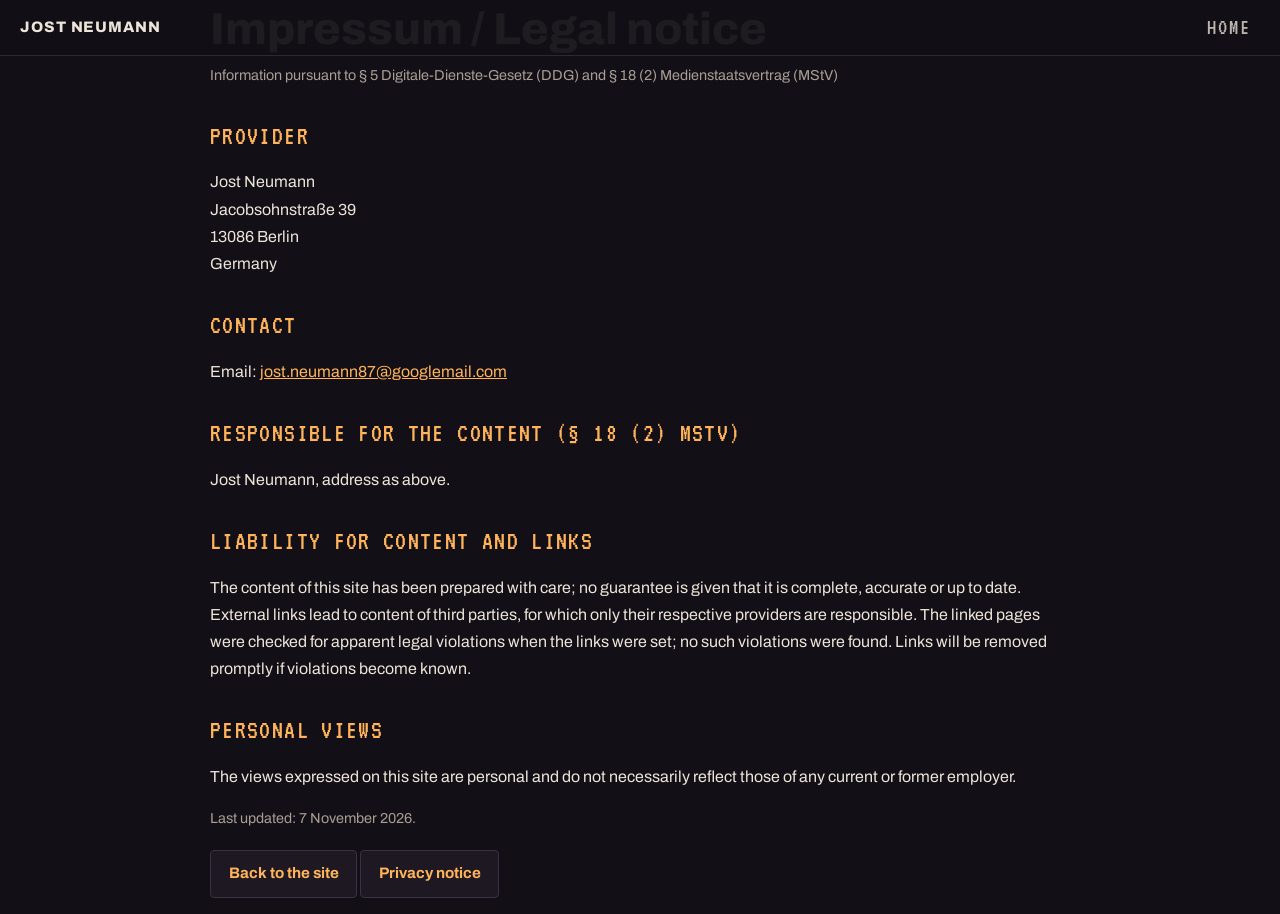
<file: impressum.html>
<!doctype html>
<html lang="en-GB" class="lofi">
<head>
  <meta charset="utf-8">
  <meta name="viewport" content="width=device-width, initial-scale=1">
  <title>Impressum / Legal notice – Jost Neumann</title>
  <meta name="robots" content="noindex, nofollow">
  <link rel="stylesheet" href="assets/fonts/fonts.css">
  <link rel="stylesheet" href="styles.css?v=2026-10-23-legal">
</head>
<body>
  <header class="top">
    <a class="brand" href="./">Jost Neumann</a>
    <nav class="sections" aria-label="Back"><a href="./">Home</a></nav>
  </header>
  <main class="article wrap">
    <h1>Impressum / Legal notice</h1>
    <p class="meta">Information pursuant to § 5 Digitale-Dienste-Gesetz (DDG) and § 18 (2) Medienstaatsvertrag (MStV)</p>

    <h2>Provider</h2>
    <p>Jost Neumann<br>
      Jacobsohnstraße 39<br>
      13086 Berlin<br>
      Germany</p>

    <h2>Contact</h2>
    <p>Email: <a id="email-link" href="#" data-user="jost.neumann87" data-domain="googlemail.com">jost.neumann87 [at] googlemail [dot] com</a></p>

    <h2>Responsible for the content (§ 18 (2) MStV)</h2>
    <p>Jost Neumann, address as above.</p>

    <h2>Liability for content and links</h2>
    <p>The content of this site has been prepared with care; no guarantee is given that it is complete, accurate or up to date. External links lead to content of third parties, for which only their respective providers are responsible. The linked pages were checked for apparent legal violations when the links were set; no such violations were found. Links will be removed promptly if violations become known.</p>

    <h2>Personal views</h2>
    <p>The views expressed on this site are personal and do not necessarily reflect those of any current or former employer.</p>

    <p class="meta">Last updated: 7 November 2026.</p>
    <p><a class="btn" href="./">Back to the site</a> <a class="btn" href="privacy.html">Privacy notice</a></p>
  </main>
  <script>
    // the address is assembled by script so that it is not readable by simple scrapers
    const a = document.getElementById('email-link');
    if (a) { const m = a.dataset.user + '@' + a.dataset.domain; a.href = 'mailto:' + m; a.textContent = m; }
  </script>
  <script src="/analytics.js?v=2026-10-30" defer></script>
</body>
</html>
</file>
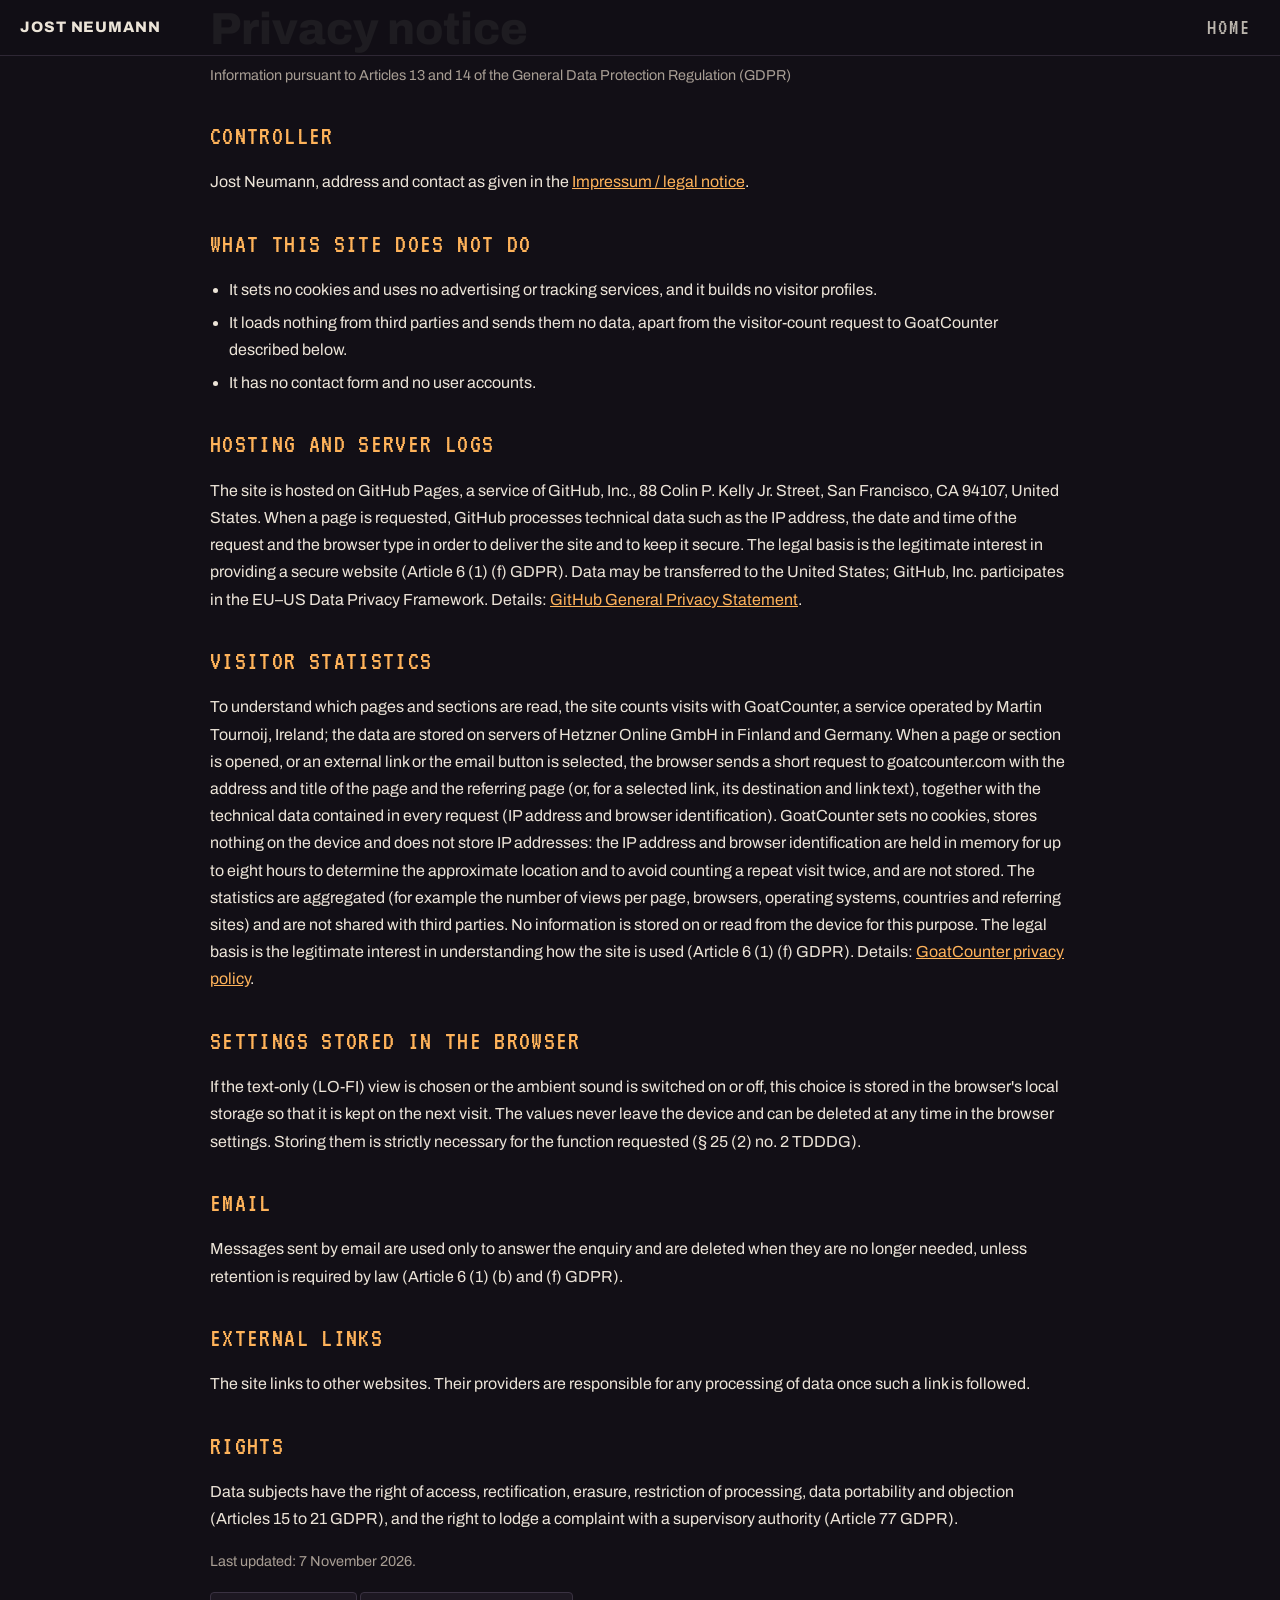
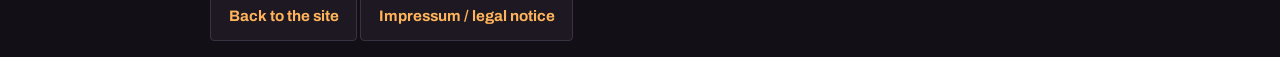
<file: privacy.html>
<!doctype html>
<html lang="en-GB" class="lofi">
<head>
  <meta charset="utf-8">
  <meta name="viewport" content="width=device-width, initial-scale=1">
  <title>Privacy notice – Jost Neumann</title>
  <meta name="robots" content="noindex, nofollow">
  <link rel="stylesheet" href="assets/fonts/fonts.css">
  <link rel="stylesheet" href="styles.css?v=2026-10-23-legal">
</head>
<body>
  <header class="top">
    <a class="brand" href="./">Jost Neumann</a>
    <nav class="sections" aria-label="Back"><a href="./">Home</a></nav>
  </header>
  <main class="article wrap">
    <h1>Privacy notice</h1>
    <p class="meta">Information pursuant to Articles 13 and 14 of the General Data Protection Regulation (GDPR)</p>

    <h2>Controller</h2>
    <p>Jost Neumann, address and contact as given in the <a href="impressum.html">Impressum / legal notice</a>.</p>

    <h2>What this site does not do</h2>
    <ul>
      <li>It sets no cookies and uses no advertising or tracking services, and it builds no visitor profiles.</li>
      <li>It loads nothing from third parties and sends them no data, apart from the visitor-count request to GoatCounter described below.</li>
      <li>It has no contact form and no user accounts.</li>
    </ul>

    <h2>Hosting and server logs</h2>
    <p>The site is hosted on GitHub Pages, a service of GitHub, Inc., 88 Colin P. Kelly Jr. Street, San Francisco, CA 94107, United States. When a page is requested, GitHub processes technical data such as the IP address, the date and time of the request and the browser type in order to deliver the site and to keep it secure. The legal basis is the legitimate interest in providing a secure website (Article 6 (1) (f) GDPR). Data may be transferred to the United States; GitHub, Inc. participates in the EU–US Data Privacy Framework. Details: <a href="https://docs.github.com/en/site-policy/privacy-policies/github-general-privacy-statement" target="_blank" rel="noopener">GitHub General Privacy Statement</a>.</p>

    <h2>Visitor statistics</h2>
    <p>To understand which pages and sections are read, the site counts visits with GoatCounter, a service operated by Martin Tournoij, Ireland; the data are stored on servers of Hetzner Online GmbH in Finland and Germany. When a page or section is opened, or an external link or the email button is selected, the browser sends a short request to goatcounter.com with the address and title of the page and the referring page (or, for a selected link, its destination and link text), together with the technical data contained in every request (IP address and browser identification). GoatCounter sets no cookies, stores nothing on the device and does not store IP addresses: the IP address and browser identification are held in memory for up to eight hours to determine the approximate location and to avoid counting a repeat visit twice, and are not stored. The statistics are aggregated (for example the number of views per page, browsers, operating systems, countries and referring sites) and are not shared with third parties. No information is stored on or read from the device for this purpose. The legal basis is the legitimate interest in understanding how the site is used (Article 6 (1) (f) GDPR). Details: <a href="https://www.goatcounter.com/help/privacy" target="_blank" rel="noopener">GoatCounter privacy policy</a>.</p>

    <h2>Settings stored in the browser</h2>
    <p>If the text-only (LO-FI) view is chosen or the ambient sound is switched on or off, this choice is stored in the browser's local storage so that it is kept on the next visit. The values never leave the device and can be deleted at any time in the browser settings. Storing them is strictly necessary for the function requested (§ 25 (2) no. 2 TDDDG).</p>

    <h2>Email</h2>
    <p>Messages sent by email are used only to answer the enquiry and are deleted when they are no longer needed, unless retention is required by law (Article 6 (1) (b) and (f) GDPR).</p>

    <h2>External links</h2>
    <p>The site links to other websites. Their providers are responsible for any processing of data once such a link is followed.</p>

    <h2>Rights</h2>
    <p>Data subjects have the right of access, rectification, erasure, restriction of processing, data portability and objection (Articles 15 to 21 GDPR), and the right to lodge a complaint with a supervisory authority (Article 77 GDPR).</p>

    <p class="meta">Last updated: 7 November 2026.</p>
    <p><a class="btn" href="./">Back to the site</a> <a class="btn" href="impressum.html">Impressum / legal notice</a></p>
  </main>
  <script src="/analytics.js?v=2026-10-30" defer></script>
</body>
</html>
</file>
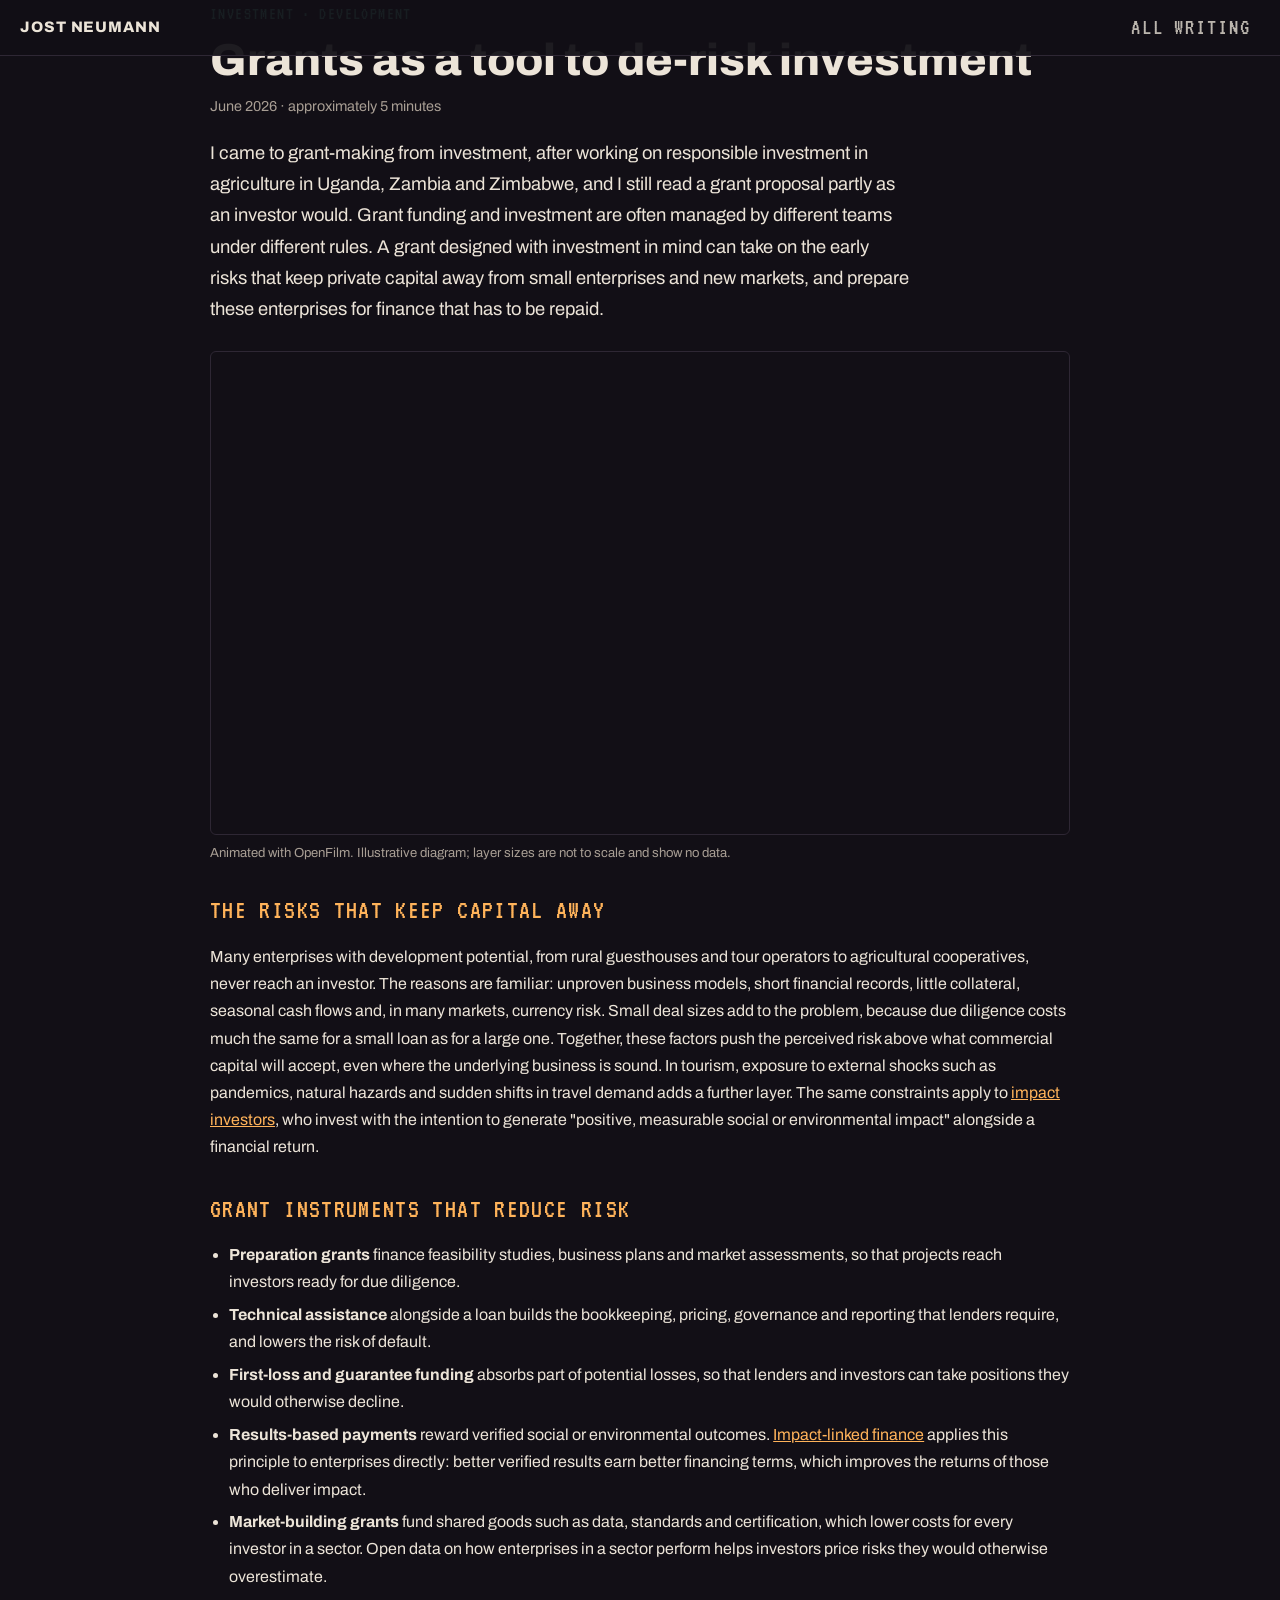
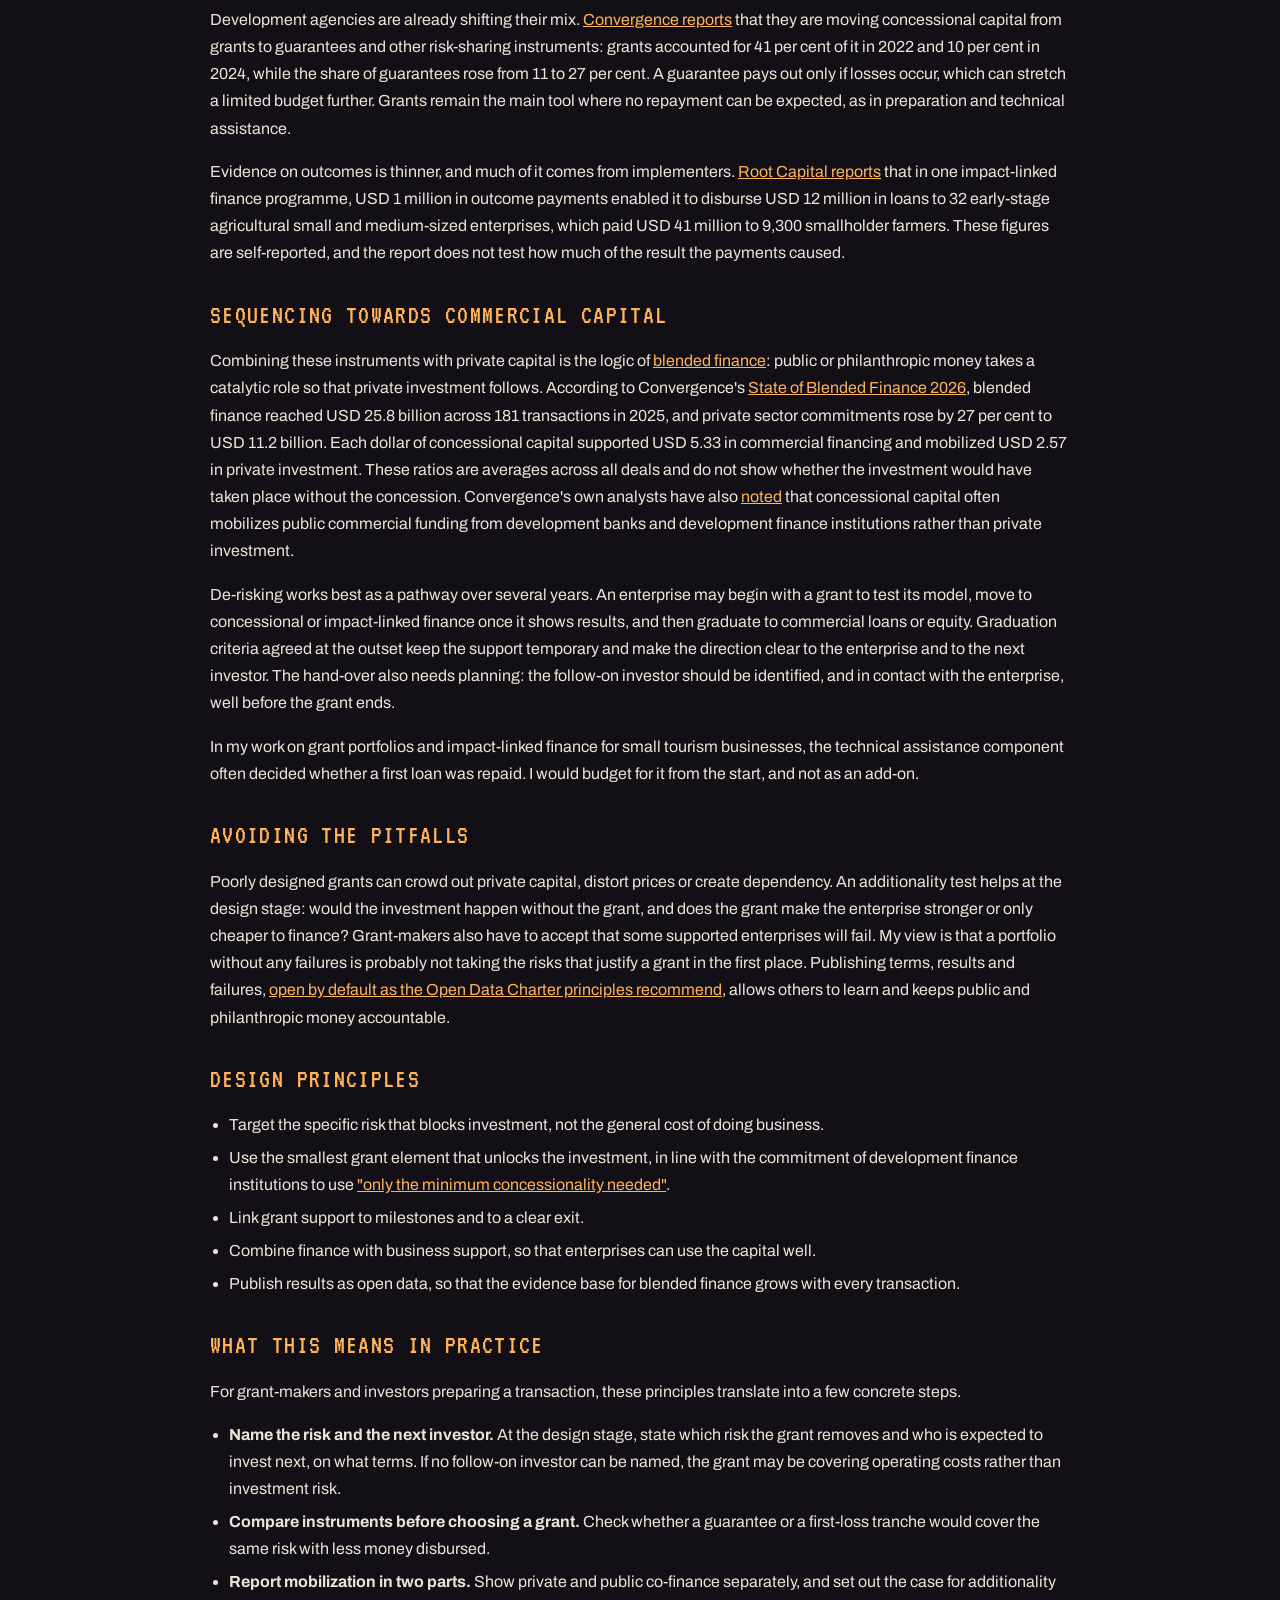
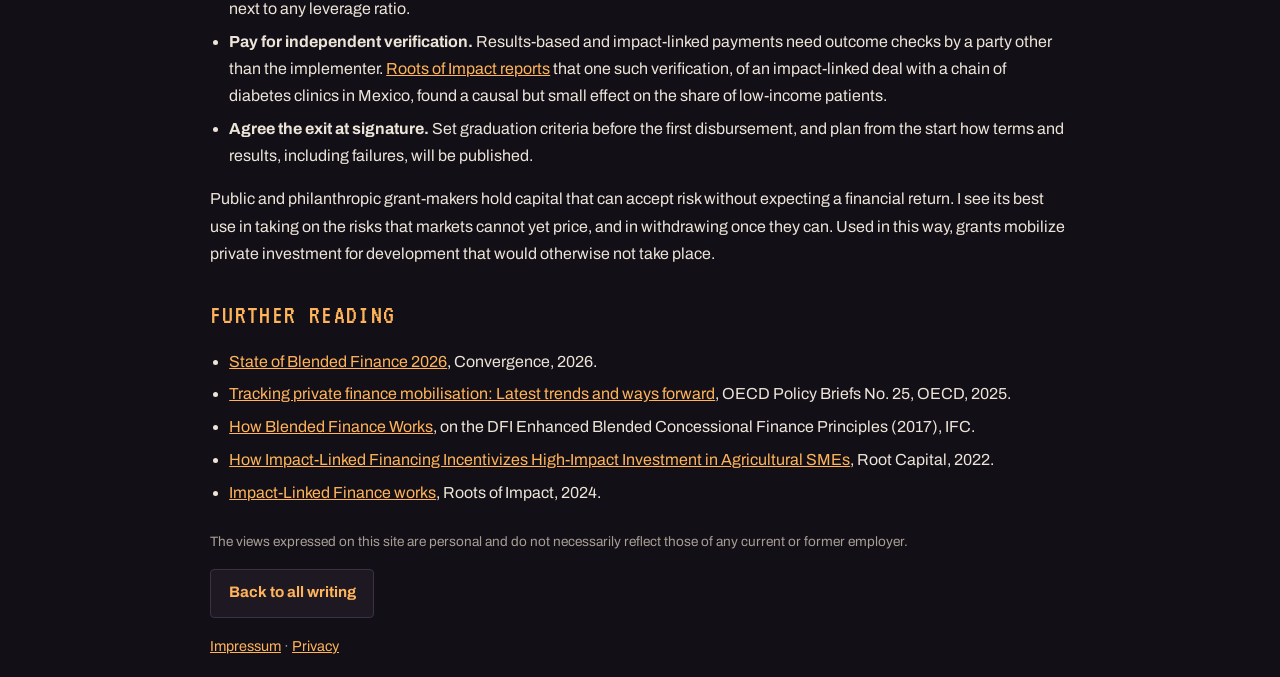
<file: posts/grants-to-de-risk-investment.html>
<!doctype html>
<html lang="en-GB" class="lofi">
<head>
  <meta charset="utf-8">
  <meta name="viewport" content="width=device-width, initial-scale=1">
  <title>Grants as a tool to de-risk investment – Jost Neumann</title>
  <meta name="description" content="A grant designed with investment in mind can take on the early risks that keep private capital away from small enterprises, and prepare them for finance that has to be repaid.">
  <meta name="robots" content="noindex, nofollow">
  <link rel="canonical" href="https://jostneumann.com/posts/grants-to-de-risk-investment.html">
  <meta property="og:type" content="article">
  <meta property="og:title" content="Grants as a tool to de-risk investment">
  <meta property="og:description" content="A grant designed with investment in mind can take on the early risks that keep private capital away from small enterprises, and prepare them for finance that has to be repaid.">
  <meta property="og:url" content="https://jostneumann.com/posts/grants-to-de-risk-investment.html">
  <meta property="og:image" content="https://jostneumann.com/assets/og-grants.png">
  <meta property="article:published_time" content="2026-06-01">
  <meta name="twitter:card" content="summary_large_image">
  <link rel="alternate" type="application/rss+xml" title="Jost Neumann – Writing" href="../feed.xml">
  <link rel="stylesheet" href="../assets/fonts/fonts.css">
  <link rel="stylesheet" href="../styles.css?v=2026-10-23-anim">
</head>
<body>
  <header class="top">
    <a class="brand" href="../">Jost Neumann</a>
    <nav class="sections" aria-label="Back"><a href="../#writing">All writing</a></nav>
  </header>

  <main class="article wrap">
    <p class="kw">Investment · Development</p>
    <h1>Grants as a tool to de-risk investment</h1>
    <p class="meta">June 2026 · approximately 5 minutes</p>
    <p class="lead">I came to grant-making from investment, after working on responsible investment in agriculture in Uganda, Zambia and Zimbabwe, and I still read a grant proposal partly as an investor would. Grant funding and investment are often managed by different teams under different rules. A grant designed with investment in mind can take on the early risks that keep private capital away from small enterprises and new markets, and prepare these enterprises for finance that has to be repaid.</p>
<figure class="anim">
      <video src="../assets/anim/grant-stack.mp4?v=2" muted loop playsinline preload="none" aria-label="Animated diagram: a grant layer providing first-loss cover and technical assistance lets concessional finance and commercial investment follow."></video>
      <figcaption>Animated with OpenFilm. Illustrative diagram; layer sizes are not to scale and show no data.</figcaption>
    </figure>

    <h2>The risks that keep capital away</h2>
    <p>Many enterprises with development potential, from rural guesthouses and tour operators to agricultural cooperatives, never reach an investor. The reasons are familiar: unproven business models, short financial records, little collateral, seasonal cash flows and, in many markets, currency risk. Small deal sizes add to the problem, because due diligence costs much the same for a small loan as for a large one. Together, these factors push the perceived risk above what commercial capital will accept, even where the underlying business is sound. In tourism, exposure to external shocks such as pandemics, natural hazards and sudden shifts in travel demand adds a further layer. The same constraints apply to <a href="https://thegiin.org/publication/post/about-impact-investing/" target="_blank" rel="noopener">impact investors</a>, who invest with the intention to generate "positive, measurable social or environmental impact" alongside a financial return.</p>

    <h2>Grant instruments that reduce risk</h2>
    <ul>
      <li><strong>Preparation grants</strong> finance feasibility studies, business plans and market assessments, so that projects reach investors ready for due diligence.</li>
      <li><strong>Technical assistance</strong> alongside a loan builds the bookkeeping, pricing, governance and reporting that lenders require, and lowers the risk of default.</li>
      <li><strong>First-loss and guarantee funding</strong> absorbs part of potential losses, so that lenders and investors can take positions they would otherwise decline.</li>
      <li><strong>Results-based payments</strong> reward verified social or environmental outcomes. <a href="https://www.roots-of-impact.org/impact-linked-finance/" target="_blank" rel="noopener">Impact-linked finance</a> applies this principle to enterprises directly: better verified results earn better financing terms, which improves the returns of those who deliver impact.</li>
      <li><strong>Market-building grants</strong> fund shared goods such as data, standards and certification, which lower costs for every investor in a sector. Open data on how enterprises in a sector perform helps investors price risks they would otherwise overestimate.</li>
    </ul>
    <p>Development agencies are already shifting their mix. <a href="https://www.convergence.finance/news/urVUbSe6NepM9Gzo9KDdt/view" target="_blank" rel="noopener">Convergence reports</a> that they are moving concessional capital from grants to guarantees and other risk-sharing instruments: grants accounted for 41 per cent of it in 2022 and 10 per cent in 2024, while the share of guarantees rose from 11 to 27 per cent. A guarantee pays out only if losses occur, which can stretch a limited budget further. Grants remain the main tool where no repayment can be expected, as in preparation and technical assistance.</p>
    <p>Evidence on outcomes is thinner, and much of it comes from implementers. <a href="https://rootcapital.org/wp-content/uploads/2022/01/How-Impact-Linked-Financing-Incentivizes-High-Impact-Investment-in-Agricultural-SMEs.pdf" target="_blank" rel="noopener">Root Capital reports</a> that in one impact-linked finance programme, USD 1 million in outcome payments enabled it to disburse USD 12 million in loans to 32 early-stage agricultural small and medium-sized enterprises, which paid USD 41 million to 9,300 smallholder farmers. These figures are self-reported, and the report does not test how much of the result the payments caused.</p>

    <h2>Sequencing towards commercial capital</h2>
    <p>Combining these instruments with private capital is the logic of <a href="https://www.convergence.finance/blended-finance" target="_blank" rel="noopener">blended finance</a>: public or philanthropic money takes a catalytic role so that private investment follows. According to Convergence's <a href="https://www.convergence.finance/resource/65CmH0PpZUwyigAPFLqHMT/view" target="_blank" rel="noopener">State of Blended Finance 2026</a>, blended finance reached USD 25.8 billion across 181 transactions in 2025, and private sector commitments rose by 27 per cent to USD 11.2 billion. Each dollar of concessional capital supported USD 5.33 in commercial financing and mobilized USD 2.57 in private investment. These ratios are averages across all deals and do not show whether the investment would have taken place without the concession. Convergence's own analysts have also <a href="https://www.convergence.finance/news/urVUbSe6NepM9Gzo9KDdt/view" target="_blank" rel="noopener">noted</a> that concessional capital often mobilizes public commercial funding from development banks and development finance institutions rather than private investment.</p>
    <p>De-risking works best as a pathway over several years. An enterprise may begin with a grant to test its model, move to concessional or impact-linked finance once it shows results, and then graduate to commercial loans or equity. Graduation criteria agreed at the outset keep the support temporary and make the direction clear to the enterprise and to the next investor. The hand-over also needs planning: the follow-on investor should be identified, and in contact with the enterprise, well before the grant ends.</p>
    <p>In my work on grant portfolios and impact-linked finance for small tourism businesses, the technical assistance component often decided whether a first loan was repaid. I would budget for it from the start, and not as an add-on.</p>

    <h2>Avoiding the pitfalls</h2>
    <p>Poorly designed grants can crowd out private capital, distort prices or create dependency. An additionality test helps at the design stage: would the investment happen without the grant, and does the grant make the enterprise stronger or only cheaper to finance? Grant-makers also have to accept that some supported enterprises will fail. My view is that a portfolio without any failures is probably not taking the risks that justify a grant in the first place. Publishing terms, results and failures, <a href="https://opendatacharter.org/principles/" target="_blank" rel="noopener">open by default as the Open Data Charter principles recommend</a>, allows others to learn and keeps public and philanthropic money accountable.</p>

    <h2>Design principles</h2>
    <ul>
      <li>Target the specific risk that blocks investment, not the general cost of doing business.</li>
      <li>Use the smallest grant element that unlocks the investment, in line with the commitment of development finance institutions to use <a href="https://www.ifc.org/en/what-we-do/sector-expertise/blended-finance/how-blended-finance-works" target="_blank" rel="noopener">"only the minimum concessionality needed"</a>.</li>
      <li>Link grant support to milestones and to a clear exit.</li>
      <li>Combine finance with business support, so that enterprises can use the capital well.</li>
      <li>Publish results as open data, so that the evidence base for blended finance grows with every transaction.</li>
    </ul>

    <h2>What this means in practice</h2>
    <p>For grant-makers and investors preparing a transaction, these principles translate into a few concrete steps.</p>
    <ul>
      <li><strong>Name the risk and the next investor.</strong> At the design stage, state which risk the grant removes and who is expected to invest next, on what terms. If no follow-on investor can be named, the grant may be covering operating costs rather than investment risk.</li>
      <li><strong>Compare instruments before choosing a grant.</strong> Check whether a guarantee or a first-loss tranche would cover the same risk with less money disbursed.</li>
      <li><strong>Report mobilization in two parts.</strong> Show private and public co-finance separately, and set out the case for additionality next to any leverage ratio.</li>
      <li><strong>Pay for independent verification.</strong> Results-based and impact-linked payments need outcome checks by a party other than the implementer. <a href="https://roots-of-impact.org/wp-content/uploads/2024/12/Roots-of-Impact_Well-Designed-Impact-Linked-Finance-Works-2024.pdf" target="_blank" rel="noopener">Roots of Impact reports</a> that one such verification, of an impact-linked deal with a chain of diabetes clinics in Mexico, found a causal but small effect on the share of low-income patients.</li>
      <li><strong>Agree the exit at signature.</strong> Set graduation criteria before the first disbursement, and plan from the start how terms and results, including failures, will be published.</li>
    </ul>

    <p>Public and philanthropic grant-makers hold capital that can accept risk without expecting a financial return. I see its best use in taking on the risks that markets cannot yet price, and in withdrawing once they can. Used in this way, grants mobilize private investment for development that would otherwise not take place.</p>

    <h2>Further reading</h2>
    <ul>
      <li><a href="https://www.convergence.finance/resource/65CmH0PpZUwyigAPFLqHMT/view" target="_blank" rel="noopener">State of Blended Finance 2026</a>, Convergence, 2026.</li>
      <li><a href="https://www.oecd.org/en/publications/2025/06/tracking-private-finance-mobilisation_96d38324/full-report/component-2.html" target="_blank" rel="noopener">Tracking private finance mobilisation: Latest trends and ways forward</a>, OECD Policy Briefs No. 25, OECD, 2025.</li>
      <li><a href="https://www.ifc.org/en/what-we-do/sector-expertise/blended-finance/how-blended-finance-works" target="_blank" rel="noopener">How Blended Finance Works</a>, on the DFI Enhanced Blended Concessional Finance Principles (2017), IFC.</li>
      <li><a href="https://rootcapital.org/wp-content/uploads/2022/01/How-Impact-Linked-Financing-Incentivizes-High-Impact-Investment-in-Agricultural-SMEs.pdf" target="_blank" rel="noopener">How Impact-Linked Financing Incentivizes High-Impact Investment in Agricultural SMEs</a>, Root Capital, 2022.</li>
      <li><a href="https://roots-of-impact.org/wp-content/uploads/2024/12/Roots-of-Impact_Well-Designed-Impact-Linked-Finance-Works-2024.pdf" target="_blank" rel="noopener">Impact-Linked Finance works</a>, Roots of Impact, 2024.</li>
    </ul>

    <p class="disclaimer">The views expressed on this site are personal and do not necessarily reflect those of any current or former employer.</p>
    <p><a class="btn" href="../#writing">Back to all writing</a></p>
    <p class="meta"><a href="../impressum.html">Impressum</a> · <a href="../privacy.html">Privacy</a></p>
  </main>
  <script>
    // the animation loads and plays only while it is on screen, and not at all for visitors who prefer reduced motion
    const v = document.querySelector('.anim video');
    if (v && !matchMedia('(prefers-reduced-motion: reduce)').matches && 'IntersectionObserver' in window) {
      const inView = () => { const r = v.getBoundingClientRect(); return r.bottom > 0 && r.top < innerHeight; };
      new IntersectionObserver(es => es.forEach(e => e.isIntersecting ? v.play().catch(() => {}) : v.pause()), { threshold: 0 }).observe(v);
      addEventListener('load', () => { if (inView()) v.play().catch(() => {}); });
    } else if (v) { v.preload = 'metadata'; v.controls = true; }
  </script>
  <script src="/analytics.js?v=2026-10-30" defer></script>
</body>
</html>
</file>
<file: assets/fonts/fonts.css>
/* Fonts served from this site (no requests to Google). Archivo and VT323, SIL Open Font License 1.1; see assets/fonts/OFL.txt. */
@font-face {
  font-family: 'Archivo';
  font-style: normal;
  font-weight: 400;
  font-stretch: 100%;
  font-display: swap;
  src: url(archivo-latin-ext-0.woff2) format('woff2');
  unicode-range: U+0100-02BA, U+02BD-02C5, U+02C7-02CC, U+02CE-02D7, U+02DD-02FF, U+0304, U+0308, U+0329, U+1D00-1DBF, U+1E00-1E9F, U+1EF2-1EFF, U+2020, U+20A0-20AB, U+20AD-20C4, U+2113, U+2C60-2C7F, U+A720-A7FF;
}
@font-face {
  font-family: 'Archivo';
  font-style: normal;
  font-weight: 400;
  font-stretch: 100%;
  font-display: swap;
  src: url(archivo-latin-1.woff2) format('woff2');
  unicode-range: U+0000-00FF, U+0131, U+0152-0153, U+02BB-02BC, U+02C6, U+02DA, U+02DC, U+0304, U+0308, U+0329, U+2000-206F, U+20AC, U+2122, U+2191, U+2193, U+2212, U+2215, U+FEFF, U+FFFD;
}
@font-face {
  font-family: 'Archivo';
  font-style: normal;
  font-weight: 500;
  font-stretch: 100%;
  font-display: swap;
  src: url(archivo-latin-ext-0.woff2) format('woff2');
  unicode-range: U+0100-02BA, U+02BD-02C5, U+02C7-02CC, U+02CE-02D7, U+02DD-02FF, U+0304, U+0308, U+0329, U+1D00-1DBF, U+1E00-1E9F, U+1EF2-1EFF, U+2020, U+20A0-20AB, U+20AD-20C4, U+2113, U+2C60-2C7F, U+A720-A7FF;
}
@font-face {
  font-family: 'Archivo';
  font-style: normal;
  font-weight: 500;
  font-stretch: 100%;
  font-display: swap;
  src: url(archivo-latin-1.woff2) format('woff2');
  unicode-range: U+0000-00FF, U+0131, U+0152-0153, U+02BB-02BC, U+02C6, U+02DA, U+02DC, U+0304, U+0308, U+0329, U+2000-206F, U+20AC, U+2122, U+2191, U+2193, U+2212, U+2215, U+FEFF, U+FFFD;
}
@font-face {
  font-family: 'Archivo';
  font-style: normal;
  font-weight: 700;
  font-stretch: 100%;
  font-display: swap;
  src: url(archivo-latin-ext-0.woff2) format('woff2');
  unicode-range: U+0100-02BA, U+02BD-02C5, U+02C7-02CC, U+02CE-02D7, U+02DD-02FF, U+0304, U+0308, U+0329, U+1D00-1DBF, U+1E00-1E9F, U+1EF2-1EFF, U+2020, U+20A0-20AB, U+20AD-20C4, U+2113, U+2C60-2C7F, U+A720-A7FF;
}
@font-face {
  font-family: 'Archivo';
  font-style: normal;
  font-weight: 700;
  font-stretch: 100%;
  font-display: swap;
  src: url(archivo-latin-1.woff2) format('woff2');
  unicode-range: U+0000-00FF, U+0131, U+0152-0153, U+02BB-02BC, U+02C6, U+02DA, U+02DC, U+0304, U+0308, U+0329, U+2000-206F, U+20AC, U+2122, U+2191, U+2193, U+2212, U+2215, U+FEFF, U+FFFD;
}
@font-face {
  font-family: 'Archivo';
  font-style: normal;
  font-weight: 800;
  font-stretch: 100%;
  font-display: swap;
  src: url(archivo-latin-ext-0.woff2) format('woff2');
  unicode-range: U+0100-02BA, U+02BD-02C5, U+02C7-02CC, U+02CE-02D7, U+02DD-02FF, U+0304, U+0308, U+0329, U+1D00-1DBF, U+1E00-1E9F, U+1EF2-1EFF, U+2020, U+20A0-20AB, U+20AD-20C4, U+2113, U+2C60-2C7F, U+A720-A7FF;
}
@font-face {
  font-family: 'Archivo';
  font-style: normal;
  font-weight: 800;
  font-stretch: 100%;
  font-display: swap;
  src: url(archivo-latin-1.woff2) format('woff2');
  unicode-range: U+0000-00FF, U+0131, U+0152-0153, U+02BB-02BC, U+02C6, U+02DA, U+02DC, U+0304, U+0308, U+0329, U+2000-206F, U+20AC, U+2122, U+2191, U+2193, U+2212, U+2215, U+FEFF, U+FFFD;
}
@font-face {
  font-family: 'VT323';
  font-style: normal;
  font-weight: 400;
  font-display: swap;
  src: url(vt323-latin-ext-2.woff2) format('woff2');
  unicode-range: U+0100-02BA, U+02BD-02C5, U+02C7-02CC, U+02CE-02D7, U+02DD-02FF, U+0304, U+0308, U+0329, U+1D00-1DBF, U+1E00-1E9F, U+1EF2-1EFF, U+2020, U+20A0-20AB, U+20AD-20C4, U+2113, U+2C60-2C7F, U+A720-A7FF;
}
@font-face {
  font-family: 'VT323';
  font-style: normal;
  font-weight: 400;
  font-display: swap;
  src: url(vt323-latin-3.woff2) format('woff2');
  unicode-range: U+0000-00FF, U+0131, U+0152-0153, U+02BB-02BC, U+02C6, U+02DA, U+02DC, U+0304, U+0308, U+0329, U+2000-206F, U+20AC, U+2122, U+2191, U+2193, U+2212, U+2215, U+FEFF, U+FFFD;
}
</file>
<file: styles.css>
:root {
  --bg: #120f16;
  --surface: #1d1822;
  --text: #ece4d8;
  --muted: #a89e94;
  --line: #2e2734;
  --lamp: #ffb35a;
  --screen: #7ff5d2;
  --paper: #ffe7a8;
  --ph-bg: #4a3a14;
  --ph-text: #ffe08a;
  --head: 56px;
  --pixel: "VT323", ui-monospace, monospace;   /* the pixel font of labels and buttons */
}
/* Arabic: the pixel font has no Arabic letters; they fall to a proportional Arabic font (a monospace one spreads them apart), set a little smaller */
html[lang="ar"] { --pixel: "VT323", "Segoe UI", Tahoma, "Noto Sans Arabic", "Geeza Pro", sans-serif; }
html[lang="ar"] .sections a, html[lang="ar"] .touch-menu a { font-size: 1.08rem; }
html[lang="ar"] .chip, html[lang="ar"] .panel-kicker, html[lang="ar"] .xp-kicker { font-size: .98rem; }
html[lang="ar"] .kw, html[lang="ar"] .when, html[lang="ar"] .more, html[lang="ar"] .eyebrow { font-size: .9rem; }
html[lang="ar"] .xp-num { font-size: 1.5rem; }
html[lang="ar"] h2 { line-height: 1.4; }

* { box-sizing: border-box; }
.skip { position: fixed; left: 12px; top: -60px; z-index: 50; padding: .6rem .9rem; background: var(--paper); color: #1a1410; border-radius: 6px; font-weight: 700; text-decoration: none; transition: top .2s; }
.skip:focus { top: 12px; }

html, body { margin: 0; background: var(--bg); color: var(--text); }
body { font: 16px/1.6 "Archivo", system-ui, -apple-system, "Segoe UI", sans-serif; -webkit-font-smoothing: antialiased; }
a { color: var(--lamp); }
h1, h2, h3 { margin: 0; line-height: 1.2; }

.ph {
  background: var(--ph-bg);
  color: var(--ph-text);
  border-radius: 2px;
  padding: 0 .2em;
  box-decoration-break: clone;
  -webkit-box-decoration-break: clone;
}

/* ---------- header (both modes) ---------- */
.top {
  position: fixed; top: 0; left: 0; right: 0; z-index: 30;
  height: var(--head);
  display: flex; align-items: center; justify-content: space-between; gap: 1rem;
  padding: 0 20px;
  background: linear-gradient(rgba(10, 8, 14, .75), rgba(10, 8, 14, 0));
}
.brand {
  font-weight: 800; letter-spacing: .06em; text-transform: uppercase;
  color: var(--text); text-decoration: none; font-size: .95rem; white-space: nowrap;
}
.sections { display: flex; gap: .35rem; }
.sections a {
  font-family: var(--pixel); font-size: 1.45rem; line-height: 1;
  letter-spacing: .08em; text-transform: uppercase;
  color: rgba(236, 228, 216, .78); text-decoration: none;
  padding: .3rem .6rem; border-radius: 3px;
}
.sections a:hover { color: var(--text); }
.sections a.on { background: var(--paper); color: #1a1410; }

/* ---------- scene mode ---------- */
.scene { position: fixed; inset: 0; overflow: hidden; background: var(--bg); cursor: default; touch-action: manipulation; }
.scene.hot { cursor: pointer; }
#room {
  position: absolute; left: 0; top: 0;
  transform-origin: 0 0;
  image-rendering: pixelated;
  image-rendering: crisp-edges;
}
html:not(.js) .scene, html.lofi .scene,
html:not(.js) .panel, html.lofi .panel { display: none; }
html.js:not(.lofi) #lofi { display: none; }
html.js:not(.lofi) body { overflow: hidden; }

.tip {
  position: fixed; z-index: 20; pointer-events: none;
  font-family: var(--pixel); font-size: 1.3rem; line-height: 1;
  letter-spacing: .08em; text-transform: uppercase;
  background: var(--paper); color: #1a1410; padding: .3rem .5rem .25rem; border-radius: 2px;
  opacity: 0; transform: translate(-50%, -100%); transition: opacity .15s;
  white-space: nowrap;
}
.tip.show { opacity: 1; }

.intro {
  /* name card: a tinted glass panel so the text never fights the room behind it */
  position: fixed; left: 24px; bottom: 78px; z-index: 10; pointer-events: none;   /* above the disclaimer */
  max-width: min(460px, calc(100% - 480px));
  padding: 14px 18px 13px;
  background: linear-gradient(160deg, rgba(20, 16, 26, .72), rgba(14, 11, 18, .56));
  -webkit-backdrop-filter: blur(8px) saturate(1.1); backdrop-filter: blur(8px) saturate(1.1);
  border: 1px solid rgba(255, 231, 168, .14); border-radius: 14px;
  box-shadow: 0 12px 40px rgba(0, 0, 0, .35);
  transition: opacity .5s;
}
.intro p { margin: 0; }
.intro-name { font-weight: 800; font-size: clamp(1.9rem, 3vw, 2.7rem); letter-spacing: .03em; text-transform: uppercase; line-height: 1; }
.intro-name::after { content: ""; display: block; width: 44px; height: 3px; margin-top: .55rem; background: var(--lamp); border-radius: 2px; }
.intro-role { color: var(--text); opacity: .92; font-size: 1.02rem; line-height: 1.4; margin-top: .55rem !important; }
.intro-tags { display: flex; flex-wrap: wrap; gap: .4rem; margin-top: .7rem !important; }
.intro-tags span {
  font-family: var(--pixel); font-size: 1.08rem; line-height: 1; letter-spacing: .06em; text-transform: uppercase;
  color: var(--screen); border: 1px solid rgba(127, 245, 210, .38); background: rgba(127, 245, 210, .07); border-radius: 999px; padding: .26rem .58rem .2rem;
}
.kw { font-family: var(--pixel); font-size: 1.1rem; letter-spacing: .08em; text-transform: uppercase; color: var(--screen); margin: 0 0 .25rem !important; }
.chip.time { cursor: default; color: var(--paper); }
html.og .top, html.og .dock, html.og .scene-disclaimer, html.og .touch-menu, html.og .tip { display: none !important; }
/* writing: featured posts and article pages */
.posts { list-style: none; padding: 0; margin: 0; display: grid; grid-template-columns: repeat(auto-fit, minmax(240px, 1fr)); gap: .9rem; }
.posts a { display: block; height: 100%; background: var(--surface); border: 1px solid var(--line); border-radius: 6px; padding: 1.1rem; color: var(--text); text-decoration: none; }
.posts a { transition: border-color .3s; }
.posts p { color: var(--muted); margin: .45rem 0 .7rem; font-size: .95rem; }
.posts .more { font-family: var(--pixel); font-size: 1.1rem; color: var(--lamp); letter-spacing: .04em; }
.panel-section .posts { grid-template-columns: 1fr; }
/* Lab: project cards with a screenshot on top */
.lab { list-style: none; padding: 0; margin: 0; display: grid; grid-template-columns: repeat(auto-fit, minmax(240px, 1fr)); gap: .9rem; }
.lab > li { background: var(--surface); border: 1px solid var(--line); border-radius: 6px; overflow: hidden; }
.lab img { display: block; width: 100%; height: auto; aspect-ratio: 16 / 10; object-fit: cover; object-position: top left; border-bottom: 1px solid var(--line); }
.lab .body { padding: 1rem 1.1rem 1.1rem; }
.lab .body p { color: var(--muted); margin: .45rem 0 .7rem; font-size: .95rem; }
.lab .more { font-family: var(--pixel); font-size: 1.1rem; color: var(--lamp); letter-spacing: .04em; }
.lab .more a { color: inherit; text-decoration: underline; text-underline-offset: 2px; }
.panel-section .lab { grid-template-columns: 1fr; }
.article { padding-top: calc(var(--head) + 2.5rem); padding-bottom: 4rem; max-width: 720px; }
.article h1 { font-size: clamp(2rem, 5vw, 2.8rem); text-transform: none; letter-spacing: 0; margin: .2rem 0 .4rem; }
.article .meta { color: var(--muted); font-size: .9rem; margin: 0 0 1.2rem; }
.article .lead { margin: 0 0 1.6rem; color: var(--text); }
.article h2 { font-family: var(--pixel); font-weight: 400; font-size: 1.7rem; letter-spacing: .05em; text-transform: uppercase; color: var(--lamp); margin: 2rem 0 .6rem; }
.article p, .article li { line-height: 1.7; }
.article ul { padding-left: 1.2rem; }
.article li { margin: .35rem 0; }
.anim { margin: 0 0 1.8rem; }
.anim video { display: block; width: 100%; aspect-ratio: 16 / 9; border-radius: 6px; border: 1px solid var(--line); background: #120f16; image-rendering: pixelated; }
.anim figcaption { color: var(--muted); font-size: .82rem; margin-top: .5rem; line-height: 1.5; }
.anim figcaption a, .article p a, .article li a { color: var(--lamp); }
html.lofi .chip.time, html:not(.js) .chip.time, html.lofi #sound, html:not(.js) #sound { display: none; }
#sound[aria-pressed="true"] { color: var(--screen); border-color: rgba(127, 245, 210, .5); }
.intro-note { color: var(--muted); font-size: .8rem; margin-top: .55rem !important; }
.intro-hint { font-family: var(--pixel); font-size: 1.3rem; color: var(--screen); margin-top: .5rem !important; letter-spacing: .06em; }
.intro-hint::before { content: "> "; }
.intro-hint::after { content: "_"; animation: blink 1s steps(1) infinite; }
@keyframes blink { 50% { opacity: 0; } }
body.panel-open .intro { opacity: 0; }

.touch-menu { display: none; }

/* ---------- panel ---------- */
.panel {
  position: fixed; z-index: 25; top: 0; right: 0; bottom: 0;
  width: min(500px, 44vw);
  display: flex; flex-direction: column;
  background: rgba(18, 15, 22, .93);
  backdrop-filter: blur(6px);
  border-left: 1px solid var(--line);
  transform: translateX(102%);
  transition: transform .5s cubic-bezier(.2, .7, .2, 1);
  outline: none;
}
.panel.open { transform: none; }
.panel-head {
  display: flex; align-items: center; justify-content: space-between; gap: 1rem;
  padding: calc(var(--head) + 8px) 28px 12px;
  border-bottom: 1px dashed var(--line);
}
.panel-kicker {
  margin: 0; font-family: var(--pixel); font-size: 1.5rem;
  letter-spacing: .1em; text-transform: uppercase; color: var(--screen);
}
.panel-body { overflow-y: auto; padding: 8px 28px 40px; touch-action: pan-y; }
.panel-nav { display: flex; gap: .4rem; flex-shrink: 0; }
.panel-head .panel-kicker { white-space: nowrap; overflow: hidden; text-overflow: ellipsis; min-width: 0; }
.chip.arrow { min-width: 2.4rem; font-size: 1.15rem; line-height: 1; padding-left: .55rem; padding-right: .55rem; }
.panel-body.slide-next { animation: slideNext .32s cubic-bezier(.2, .7, .2, 1); }
.panel-body.slide-prev { animation: slidePrev .32s cubic-bezier(.2, .7, .2, 1); }
@keyframes slideNext { from { opacity: 0; transform: translateX(28px); } to { opacity: 1; transform: none; } }
@keyframes slidePrev { from { opacity: 0; transform: translateX(-28px); } to { opacity: 1; transform: none; } }
.panel-body .wrap { padding: 0; max-width: none; }
.panel-section { padding: 1.25rem 0; border-top: 1px solid var(--line); }
.panel-section:first-child { border-top: 0; }
.panel-section.two-col { grid-template-columns: 1fr; gap: 1.25rem; }
.panel-section h2 { font-size: 1.35rem; }
.panel-section .cards { grid-template-columns: 1fr; }
.panel-section .timeline > li { grid-template-columns: 1fr; gap: .2rem; }

/* ---------- chips and dock ---------- */
.chip {
  font-family: var(--pixel); font-size: 1.15rem; line-height: 1;
  letter-spacing: .08em; text-transform: uppercase;
  color: var(--text); background: rgba(18, 15, 22, .82);
  border: 1px solid #3a3242; border-radius: 999px;
  padding: .45rem .8rem .4rem; cursor: pointer; white-space: nowrap;
}
.chip:hover { border-color: var(--paper); }
.chip:focus-visible, .sections a:focus-visible, .btn:focus-visible { outline: 2px solid var(--paper); outline-offset: 2px; }
.dock { position: fixed; right: 20px; bottom: 20px; z-index: 28; display: flex; gap: .5rem; }
/* language choice: a chip with a small list (no script needed) */
.langs { position: relative; }
.langs > summary { list-style: none; cursor: pointer; }
.langs > summary::-webkit-details-marker { display: none; }
.langs ul { position: absolute; z-index: 40; right: 0; bottom: calc(100% + 6px); margin: 0; padding: .3rem; list-style: none; min-width: 9rem;
  background: rgba(18, 15, 22, .96); border: 1px solid #3a3242; border-radius: 8px; box-shadow: 0 10px 30px rgba(0, 0, 0, .4); }
.langs a { display: block; padding: .38rem .65rem; border-radius: 5px; color: var(--text); text-decoration: none; font-size: .92rem; }
.langs a:hover, .langs a:focus-visible { background: rgba(255, 231, 168, .1); }
.langs a[aria-current] { color: var(--paper); background: rgba(255, 231, 168, .14); }
.chip.draft { cursor: help; color: var(--ph-text); border-color: #5a4a20; }
body.panel-open .dock { opacity: 0; pointer-events: none; }

/* ---------- LO-FI page ---------- */
#lofi { padding-top: var(--head); }
html.lofi .top, html:not(.js) .top { background: rgba(18, 15, 22, .94); border-bottom: 1px solid var(--line); }
.wrap { max-width: 900px; margin: 0 auto; padding: 0 20px; }
.draft-banner { background: var(--ph-bg); color: var(--ph-text); text-align: center; font-size: .85rem; padding: .45rem 16px; }
.draft-banner .ph { background: transparent; text-decoration: underline; }

.hero { padding-top: 4rem; padding-bottom: 3rem; }
.eyebrow { font-family: var(--pixel); font-size: 1.35rem; color: var(--screen); margin: 0 0 .5rem; letter-spacing: .04em; }
h1 { font-weight: 800; font-size: clamp(2.4rem, 7vw, 4rem); text-transform: uppercase; letter-spacing: .01em; }
.lead { font-size: 1.15rem; color: var(--muted); max-width: 38em; margin: 1.25rem 0 0; }

.section { padding-top: 2.75rem; padding-bottom: 2.75rem; border-top: 1px solid var(--line); }
.section h2, .panel-section h2 {
  font-family: var(--pixel); font-weight: 400;
  font-size: 1.9rem; letter-spacing: .06em; text-transform: uppercase; color: var(--lamp);
  margin-bottom: 1rem;
}
h3 { font-size: 1.05rem; font-weight: 700; }
.prose p { max-width: 42em; margin: 0 0 1rem; }
.muted { color: var(--muted); }
h2.sub { margin-top: 1.75rem; }
.disclaimer { color: var(--muted); font-size: .85rem; margin: 1.5rem 0 0; }
.scene-disclaimer {
  position: fixed; left: 26px; bottom: 10px; z-index: 10; margin: 0; pointer-events: none;
}
.scene-disclaimer a { pointer-events: auto; color: #d8d0c4; text-decoration: underline; }
.scene-disclaimer {
  font-size: .72rem; color: #d8d0c4; max-width: min(640px, calc(100% - 470px)); padding: .3rem .6rem; border-radius: 6px;   /* clear of the chips on the right */
  background: rgba(14, 11, 18, .62); -webkit-backdrop-filter: blur(4px); backdrop-filter: blur(4px);
}
body.panel-open .scene-disclaimer { opacity: 0; }

.cards { list-style: none; padding: 0; margin: 0; display: grid; grid-template-columns: repeat(auto-fit, minmax(200px, 1fr)); gap: .9rem; }
.cards li { background: var(--surface); border: 1px solid var(--line); border-radius: 6px; padding: 1.1rem; }
.cards p { color: var(--muted); margin: .45rem 0 0; font-size: .95rem; }
/* expertise cards (xp-dots.js): a dot icon, a staggered rise and a hover accent in the card's colour */
.cards li.xp-card { transition: border-color .3s, transform .3s, box-shadow .3s; }
.cards li.xp-card .kw { color: var(--hl); }
.cards li.xp-card:not(.xp-in) { opacity: 0; }
.cards li.xp-card.xp-in { animation: xpRise .6s cubic-bezier(.2, .7, .2, 1) var(--d, 0ms) both; }
@keyframes xpRise { from { opacity: 0; translate: 0 12px; } to { opacity: 1; translate: 0 0; } }
.cards li.xp-card:hover { transform: translateY(-2px); box-shadow: 0 8px 22px color-mix(in srgb, var(--hl) 14%, transparent); }
.xp-icon { float: right; margin: .1rem 0 .4rem .7rem; image-rendering: pixelated; }

.timeline { list-style: none; padding: 0; margin: 0; }
.timeline > li { display: grid; grid-template-columns: 150px 1fr; gap: 1.5rem; padding: 1.1rem 0; border-bottom: 1px dashed var(--line); }
.timeline > li:last-child { border-bottom: 0; }
.when { font-family: var(--pixel); font-size: 1.2rem; color: var(--screen); margin: 0; }
.org { color: var(--muted); font-size: .95rem; margin: .25rem 0 .5rem; }
.timeline ul { margin: 0; padding-left: 1.1rem; }
/* data dots for Experience and Resources (xp-dots.js) */
.xp-viz { margin: 0 0 1.4rem; padding: .9rem 1rem .8rem; background: var(--surface); border: 1px solid var(--line); border-radius: 8px; }
.xp-bar { display: flex; align-items: center; justify-content: space-between; gap: .6rem; flex-wrap: wrap; margin-bottom: .7rem; }
.xp-kicker { margin: 0; font-family: var(--pixel); font-size: 1.15rem; letter-spacing: .08em; text-transform: uppercase; color: var(--screen); }
.xp-views { display: flex; flex-wrap: wrap; gap: .35rem; }
.xp-views .chip { font-size: 1rem; padding: .32rem .65rem .28rem; }
.xp-views .chip[aria-pressed="true"] { background: var(--paper); color: #1a1410; border-color: var(--paper); }
.xp-stage { position: relative; }
.xp-stage canvas { display: block; width: 100%; touch-action: pan-y; }
.xp-tip {
  position: absolute; z-index: 2; pointer-events: none; max-width: 260px; padding: .45rem .6rem; border-radius: 6px;
  background: rgba(14, 11, 18, .94); border: 1px solid #3a3242; font-size: .82rem; line-height: 1.35;
  opacity: 0; transform: translateY(4px); transition: opacity .15s, transform .15s;
}
.xp-tip.show { opacity: 1; transform: none; }
.xp-tip b { display: block; color: var(--text); }
.xp-tip span { color: var(--muted); }
.xp-viz figcaption { margin-top: .5rem; color: var(--muted); font-size: .8rem; line-height: 1.45; }
/* linked highlight: an accent bar that grows down the left edge and a soft wash, both in the item's own colour (--hl, set by xp-dots.js) */
.timeline > li, .plain > li { position: relative; isolation: isolate; }
.timeline > li::before, .plain > li::before {
  content: ""; position: absolute; left: -14px; top: .95rem; bottom: .95rem; width: 3px; border-radius: 2px;
  background: var(--hl, var(--screen)); box-shadow: 0 0 10px var(--hl, var(--screen));
  transform: scaleY(0); transform-origin: top; transition: transform .35s cubic-bezier(.2, .7, .2, 1);
}
.plain > li::before { top: .1rem; bottom: .1rem; }
.timeline > li::after, .plain > li::after {
  content: ""; position: absolute; z-index: -1; top: .45rem; bottom: .45rem; left: -14px; right: -10px; border-radius: 8px;
  background: linear-gradient(90deg, color-mix(in srgb, var(--hl, var(--screen)) 13%, transparent), transparent 75%);
  opacity: 0; transition: opacity .3s;
}
.plain > li::after { top: -.35rem; bottom: -.35rem; }
:is(.timeline, .plain) > li:is(.xp-on, :hover, :focus-within)::before { transform: scaleY(1); }
:is(.timeline, .plain) > li:is(.xp-on, :hover, :focus-within)::after { opacity: 1; }
.timeline > li .when, .plain > li .kw, .timeline > li h3, .plain > li h3 { transition: color .25s; }
.timeline > li:is(.xp-on, :hover, :focus-within) .when, .plain > li:is(.xp-on, :hover, :focus-within) .kw { color: var(--hl, var(--screen)); }
.timeline > li:is(.xp-on, :hover, :focus-within) h3, .plain > li:is(.xp-on, :hover, :focus-within) h3 { color: #fff; }
/* the same highlight on the boxed cards of Areas of expertise, Writing and Lab: a bar inside the left edge and a wash */
.posts a, .lab > li .body, .cards > li { position: relative; isolation: isolate; }
.posts a { --hl: var(--lamp); }
.lab > li { --hl: var(--screen); transition: border-color .3s; }
.posts a::before, .lab > li .body::before, .cards > li::before {
  content: ""; position: absolute; z-index: 1; left: -1px; top: 14px; bottom: 14px; width: 3px; border-radius: 0 2px 2px 0;
  background: var(--hl, var(--screen)); box-shadow: 0 0 10px var(--hl, var(--screen));
  transform: scaleY(0); transform-origin: top; transition: transform .35s cubic-bezier(.2, .7, .2, 1);
}
.posts a::after, .lab > li .body::after, .cards > li::after {
  content: ""; position: absolute; z-index: -1; inset: 0; border-radius: inherit; pointer-events: none;
  background: linear-gradient(90deg, color-mix(in srgb, var(--hl, var(--screen)) 11%, transparent), transparent 70%);
  opacity: 0; transition: opacity .3s;
}
.posts a:is(:hover, :focus-visible)::before, .lab > li:is(:hover, :focus-within) .body::before, .cards > li:is(:hover, :focus-within)::before { transform: scaleY(1); }
.posts a:is(:hover, :focus-visible)::after, .lab > li:is(:hover, :focus-within) .body::after, .cards > li:is(:hover, :focus-within)::after { opacity: 1; }
.posts a:is(:hover, :focus-visible), .lab > li:is(:hover, :focus-within), .cards > li:is(:hover, :focus-within) { border-color: var(--hl, var(--screen)); }
.posts a .kw, .lab .kw, .cards .kw, .posts a h3, .lab h3, .cards h3 { transition: color .25s; }
.posts a:is(:hover, :focus-visible) .kw, .lab > li:is(:hover, :focus-within) .kw, .cards > li:is(:hover, :focus-within) .kw { color: var(--hl, var(--screen)); }
.posts a:is(:hover, :focus-visible) h3, .lab > li:is(:hover, :focus-within) h3, .cards > li:is(:hover, :focus-within) h3 { color: #fff; }
.timeline > li.xp-flash::after, .plain > li.xp-flash::after { animation: xpFlash 1.4s ease-out; }
@keyframes xpFlash { 0% { opacity: 1; filter: brightness(2.2); } 100% { opacity: 0; filter: none; } }
/* About: phrases linked to the dot tiles, with a highlighter sweep */
.xp-mark {
  color: inherit; padding: 0 .1em; border-radius: 3px; cursor: default;
  background: linear-gradient(color-mix(in srgb, var(--hl) 28%, transparent), color-mix(in srgb, var(--hl) 28%, transparent)) no-repeat 0 100% / 0% 100%;
  box-shadow: inset 0 -1px 0 color-mix(in srgb, var(--hl) 55%, transparent);
  transition: background-size .45s cubic-bezier(.2, .7, .2, 1), color .25s;
}
.xp-mark.xp-on { background-size: 100% 100%; color: #fff; }
.xp-tiles { display: grid; grid-template-columns: repeat(auto-fit, minmax(220px, 1fr)); gap: .7rem; }
.xp-tile { position: relative; padding: .7rem .8rem .75rem; border: 1px solid var(--line); border-radius: 6px; background: rgba(18, 15, 22, .45); transition: border-color .25s, box-shadow .25s; }
.xp-tile.xp-on { border-color: var(--hl); box-shadow: 0 0 0 1px color-mix(in srgb, var(--hl) 40%, transparent), 0 0 18px color-mix(in srgb, var(--hl) 18%, transparent); }
.xp-num { margin: 0; font-family: var(--pixel); font-size: 1.9rem; line-height: 1; color: var(--hl); letter-spacing: .02em; }
.xp-lab { margin: .2rem 0 .55rem; color: var(--text); font-size: .86rem; line-height: 1.35; }
.xp-unit { margin: .45rem 0 0; color: var(--muted); font-size: .74rem; }
.xp-tile canvas { display: block; width: 100%; }
.panel-section .xp-tiles { grid-template-columns: 1fr; }

.two-col { display: grid; grid-template-columns: 1.4fr 1fr; gap: 2.5rem; }
.plain { list-style: none; padding: 0; margin: 0; }
.plain > li { margin-bottom: 1rem; }
.langs > li { display: flex; justify-content: space-between; gap: 1rem; border-bottom: 1px solid var(--line); padding-bottom: .5rem; margin-bottom: .5rem; }
.level { color: var(--muted); }

.actions { display: flex; flex-wrap: wrap; gap: .75rem; margin-top: 1.1rem; }
.btn {
  display: inline-block; padding: .65rem 1.1rem; border-radius: 4px;
  border: 1px solid #3a3242; background: var(--surface); color: var(--text);
  text-decoration: none; font-weight: 600; font-size: .95rem;
}
.btn:hover { border-color: var(--paper); }
.btn.primary { background: var(--lamp); border-color: var(--lamp); color: #1a1410; }

.site-footer { padding-top: 1.5rem; padding-bottom: 5rem; border-top: 1px solid var(--line); color: var(--muted); font-size: .85rem; }
.site-footer p { margin: 0; }

/* ---------- phone / portrait ---------- */
@media (max-width: 760px) and (min-height: 521px), (max-aspect-ratio: 1/1) {   /* phones held upright; held sideways they use the side panel below */
  html.js:not(.lofi) .top .sections { display: none; }
  html.js:not(.lofi) .top { background: linear-gradient(var(--bg) 55%, rgba(18, 15, 22, 0)); }   /* keeps the name legible over the zoomed scene */
  .intro { left: 16px; right: 16px; bottom: auto; top: calc(var(--band-bottom, 50vh) + 12px); max-width: none; padding: 14px 16px 12px; }
  .intro-hint { display: none; }
  .scene::after {
    content: ""; position: absolute; left: 0; right: 0; height: 48px; pointer-events: none;
    top: calc(var(--band-bottom, 50vh) - 47px); background: linear-gradient(rgba(18, 15, 22, 0), var(--bg));
  }
  body.panel-open .scene::after { opacity: 0; }
  .touch-menu {
    position: fixed; left: 16px; right: 16px; top: var(--menu-top, calc(var(--band-bottom, 50vh) + 150px)); z-index: 10;
    max-width: 560px;
    display: grid; grid-template-columns: 1fr 1fr; gap: .45rem;
    transition: opacity .3s;
  }
  .touch-menu a {
    font-family: var(--pixel); font-size: 1.35rem; letter-spacing: .04em; text-transform: uppercase;
    white-space: nowrap; overflow: hidden; text-overflow: ellipsis;
    color: var(--text); text-decoration: none; background: var(--surface);
    border: 1px solid #3a3242; border-radius: 6px; padding: .5rem .8rem .42rem;
  }
  .touch-menu b { color: var(--screen); font-weight: 400; margin-right: .3rem; }
  body.panel-open .touch-menu { opacity: 0; pointer-events: none; }
  .touch-menu a:last-child:nth-child(odd) { grid-column: 1 / -1; }
  .scene-disclaimer { top: var(--disc-top, auto); bottom: auto; left: 20px; right: 20px; max-width: 560px; }
  .dock { top: var(--dock-top, auto); bottom: auto; left: 16px; right: auto; flex-wrap: wrap; }
  .dock { z-index: 32; }   /* above the header, for the language chip in its corner */
  .langs { position: fixed; top: 12px; right: 16px; }   /* phones: in the header corner, opening downwards */
  .langs ul { top: calc(100% + 6px); bottom: auto; }
  html[dir="rtl"] .langs { right: auto; left: 16px; }
  html[dir="rtl"] .langs ul { right: auto; left: 0; }
  .panel {
    top: auto; left: 0; width: auto; height: 62vh;
    border-left: 0; border-top: 1px solid var(--line); border-radius: 14px 14px 0 0;
    transform: translateY(102%);
  }
  .panel-head { padding: 14px 20px 10px; }
  .panel-kicker { white-space: nowrap; font-size: 1.35rem; }
  #close .long { display: none; }
  .panel-body { padding: 4px 20px 32px; }
  .timeline > li { grid-template-columns: 1fr; gap: .2rem; }
  .two-col { grid-template-columns: 1fr; gap: 1rem; }
  .sections a { font-size: 1.2rem; padding: .25rem .4rem; }
}

/* phones held sideways: a short screen with a narrow panel */
@media (max-height: 520px) and (min-aspect-ratio: 1/1) {
  .intro { display: none; }   /* no room beside the scene; the text version and the panels carry it */
  .brand { font-size: .82rem; }
  .sections { gap: .1rem; }
  .sections a { font-size: 1.15rem; padding: .25rem .35rem; }
  .panel { width: min(500px, max(44vw, 360px)); }   /* wide enough for the section title and its buttons */
  .panel-head { padding-left: 18px; padding-right: 18px; gap: .6rem; }
  .panel-kicker { white-space: nowrap; font-size: 1.25rem; }
  #close .long { display: none; }
  .scene-disclaimer { font-size: .66rem; }
}
/* phones: the first-screen line in a compact card; on short screens tighter still, so the menu and the chips stay on one screen */
@media (max-width: 760px) and (min-height: 521px), (max-aspect-ratio: 1/1) {
  .intro { padding: 11px 14px 10px; }
  .intro-role { font-size: .95rem; margin-top: 0 !important; }
  .intro-tags { gap: .3rem; margin-top: .45rem !important; }
  .intro-tags span { font-size: .92rem; padding: .2rem .5rem .16rem; }
  .intro-note { font-size: .74rem; margin-top: .4rem !important; }
}
@media (max-height: 700px) and (max-aspect-ratio: 1/1) {
  .intro { padding: 8px 12px; }
  .intro-role { font-size: .86rem; line-height: 1.3; }
  .intro-tags span { font-size: .8rem; }
  .intro-note { display: none; }
  .touch-menu { gap: .35rem; }
  .touch-menu a { padding-top: .34rem; padding-bottom: .28rem; }
  .dock { gap: .35rem; }
  .dock .chip { font-size: .98rem; padding: .38rem .58rem .32rem; }   /* one row, whatever the language and the time of day */
  .scene-disclaimer { font-size: .66rem; }
}
/* translated pages: longer section names, so the panel title is set a little tighter */
html:not([lang|="en"]) .panel-kicker { letter-spacing: .03em; }
@media (max-height: 520px) and (min-aspect-ratio: 1/1) { html:not([lang|="en"]) .panel-kicker { font-size: 1.15rem; } html:not([lang|="en"]) .chip.arrow { min-width: 2rem; } html:not([lang|="en"]) .sections a { font-size: 1.02rem; padding: .25rem .26rem; } }
@media (max-width: 340px) { html:not([lang|="en"]) .panel-kicker { font-size: 1.05rem; } }
/* translated pages on phones: longer words, so slightly tighter menu buttons and panel head */
@media (max-width: 440px) and (max-aspect-ratio: 1/1) {
  html:not([lang|="en"]) .touch-menu a { font-size: 1.2rem; letter-spacing: .02em; padding-left: .65rem; padding-right: .65rem; }
  html:not([lang|="en"]) .panel-head { gap: .5rem; padding-left: 14px; padding-right: 14px; }
  html:not([lang|="en"]) .panel-kicker { font-size: 1.15rem; }
  html:not([lang|="en"]) .chip.arrow { min-width: 2rem; }
}
/* very small phones (320 px wide): compact buttons so the menu, the note and the chips fit on one screen */
@media (max-width: 340px) and (max-aspect-ratio: 1/1) {
  .touch-menu a { font-size: 1.15rem; letter-spacing: 0; padding: .4rem .55rem .34rem; }
  .scene-disclaimer { font-size: .66rem; }
  .panel-head { gap: .5rem; padding-left: 14px; padding-right: 14px; }
  .panel-kicker { font-size: 1.15rem; }
  .chip.arrow { min-width: 2rem; }
}
/* narrower desktop windows: the short Back label leaves room for the section title */
@media (max-width: 1140px) { #close .long { display: none; } }
/* Arabic: right to left. Letter spacing breaks the joined script; bars and washes mirror */
html[dir="rtl"] * { letter-spacing: 0 !important; }
html[dir="rtl"] .timeline ul { padding-left: 0; padding-right: 1.1rem; }
html[dir="rtl"] :is(.timeline, .plain) > li::before { left: auto; right: -14px; }
html[dir="rtl"] :is(.timeline, .plain) > li::after { left: -10px; right: -14px; background: linear-gradient(270deg, color-mix(in srgb, var(--hl, var(--screen)) 13%, transparent), transparent 75%); }
html[dir="rtl"] :is(.posts a, .lab > li .body, .cards > li)::before { left: auto; right: -1px; border-radius: 2px 0 0 2px; }
html[dir="rtl"] :is(.posts a, .lab > li .body, .cards > li)::after { background: linear-gradient(270deg, color-mix(in srgb, var(--hl, var(--screen)) 11%, transparent), transparent 70%); }
html[dir="rtl"] .intro { left: auto; right: 24px; }
@media (max-width: 760px) and (min-height: 521px), (max-aspect-ratio: 1/1) { html[dir="rtl"] .intro { left: 16px; right: 16px; } }
@media (max-height: 600px) and (max-aspect-ratio: 1/1) { .intro { display: none; } }   /* the smallest phones: menu and chips first; the panels carry the same lines */
html[dir="rtl"] .xp-icon { float: left; margin: .1rem .7rem .4rem 0; }
html[dir="rtl"] .chip.arrow { transform: scaleX(-1); }
html[dir="rtl"] .xp-stage canvas { direction: ltr; }
@media (prefers-reduced-motion: reduce) {
  .panel, .intro, .tip, .touch-menu { transition: none; }
  .intro-hint::after, .panel-body.slide-next, .panel-body.slide-prev { animation: none; }
  .cards li.xp-card.xp-in { animation: none; }
  .cards li.xp-card { transition: none; }
  .xp-tip, .xp-mark, .xp-tile, .timeline > li::before, .timeline > li::after, .plain > li::before, .plain > li::after,
  .posts a::before, .posts a::after, .lab > li .body::before, .lab > li .body::after, .cards > li::before, .cards > li::after { transition: none; }
  .timeline > li.xp-flash::after, .plain > li.xp-flash::after { animation: none; }
}
</file>
